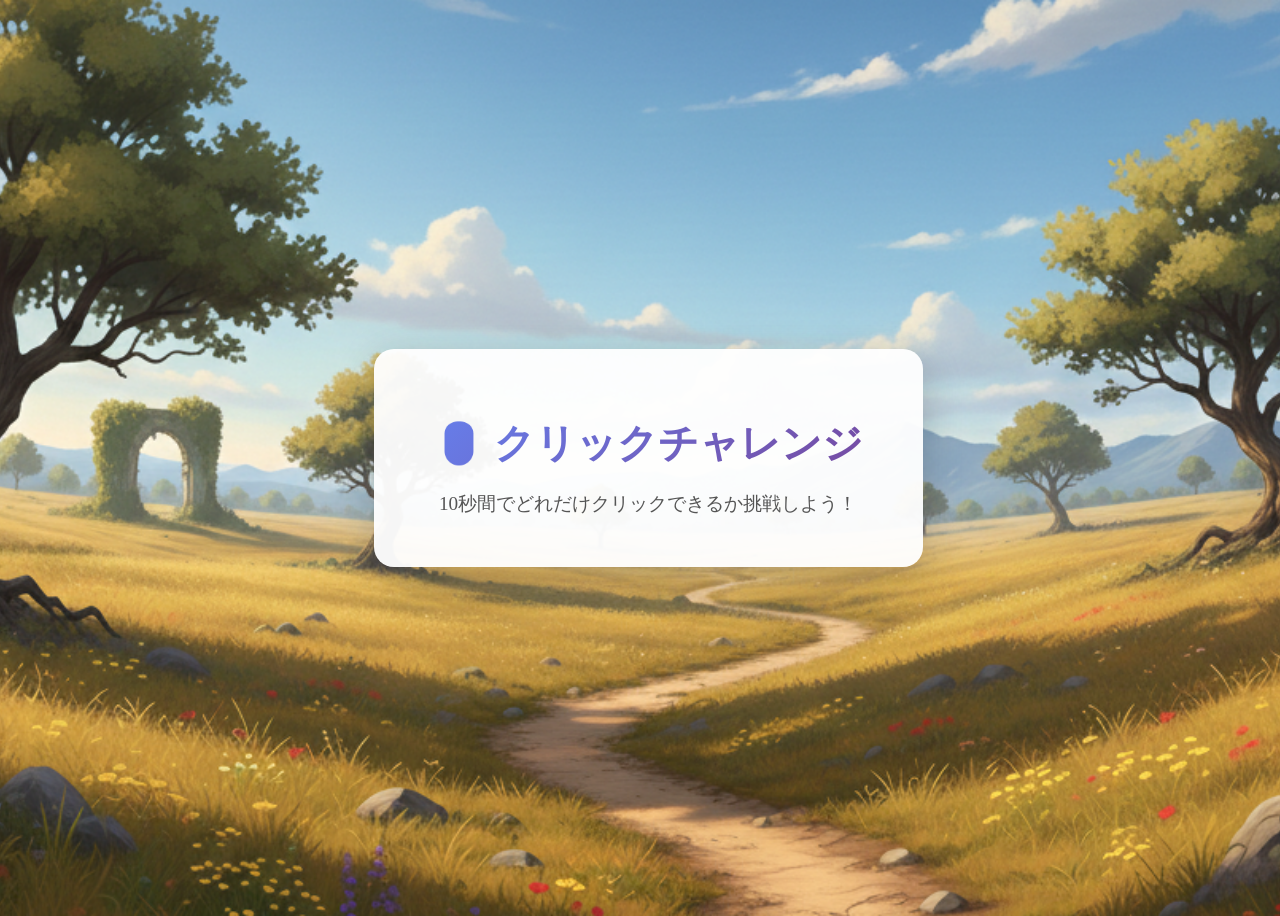
<file: exsample/index.html>
<!DOCTYPE html>
<html lang="ja">

<head>
    <meta charset="UTF-8">
    <meta name="viewport" content="width=device-width, initial-scale=1.0">
    <title>ミニゲーム-例</title>
    <style>
        body {
            /* 背景の色を指定(もし画像が読み込まれなかったら時を想定するため) */
            background-color: #f0f0f0;
            /* 背景画像を指定 */
            background-image: url("./data/background.png");
            /* 背景画像を覆うように指定 */
            background-size: cover;
            /* 背景画像を中央に配置するように指定 */
            background-position: center;
            /* 背景画像を繰り返さないように指定 */
            background-repeat: no-repeat;
            /* 子要素を画面中央に配置するようにする。 */
            display: flex;
            justify-content: center;
            align-items: center;
            /* 要素の大きさを指定する */
            width: 100vw;
            height: 100vh;
            /* はみ出たものを非表示にする (なんか要素が見えないときはこれをvisiableにすると良いかも)*/
            overflow: hidden;
        }
    </style>
</head>

<body>
    <!-- 開始画面 最初は表示する-->
    <div id="start-screen" class="screen">
        <div class="card">
            <h1>🖱️ クリックチャレンジ</h1>
            <p>10秒間でどれだけクリックできるか挑戦しよう！</p>
        </div>
    </div>
    <!-- 説明画面 最初は非表示-->
    <div id="instruction-screen" class="screen" style="display: none;">
        <div class="card">
            <h2>遊び方</h2>
            <div class="instruction-list">
                <p>1️⃣ ゲームが始まったら、画面中央のボタンを連打！</p>
                <!-- ゲームは30秒で終わる -->
                <p>2️⃣ 制限時間は <strong>30秒</strong> です</p>
                <p>3️⃣ クリック回数に応じて得点が決まります</p>
                <div class="score-table">
                    <p>🥇 100クリック以上 → 100点</p>
                    <p>🥈 80クリック以上 → 80点</p>
                    <p>🥉 50クリック以上 → 50点</p>
                </div>
            </div>
        </div>
    </div>
    <!-- ゲーム画面 最初は非表示-->
    <div id="game-screen" class="screen" style="display: none;">
        <div class="game-container">
            <button id="click-button">
                <span id="click-count">0</span>
                <small>クリック！</small>
            </button>
        </div>
    </div>
</body>

<style>
    /* ココらへんはお好みで */
    .screen {
        text-align: center;
    }

    .card {
        background: rgba(255, 255, 255, 0.95);
        padding: 40px 60px;
        border-radius: 20px;
        box-shadow: 0 10px 40px rgba(0, 0, 0, 0.2);
        max-width: 500px;
    }

    .card h1 {
        font-size: 2.5em;
        margin-bottom: 20px;
        background: linear-gradient(135deg, #667eea 0%, #764ba2 100%);
        -webkit-background-clip: text;
        -webkit-text-fill-color: transparent;
        background-clip: text;
    }

    .card h2 {
        font-size: 2em;
        margin-bottom: 30px;
        color: #333;
    }

    .card p {
        font-size: 1.2em;
        color: #555;
        margin: 10px 0;
    }

    .hint {
        font-size: 0.9em !important;
        color: #888 !important;
        margin-top: 20px !important;
    }

    .instruction-list {
        text-align: left;
        padding: 20px;
        background: #f8f9fa;
        border-radius: 10px;
        margin: 20px 0;
    }

    .instruction-list p {
        margin: 15px 0;
    }

    .score-table {
        background: linear-gradient(135deg, #ffecd2 0%, #fcb69f 100%);
        padding: 15px;
        border-radius: 10px;
        margin-top: 15px;
    }

    .score-table p {
        font-size: 1em !important;
        margin: 8px 0 !important;
    }

    .game-container {
        display: flex;
        flex-direction: column;
        align-items: center;
        gap: 30px;
    }

    .timer-display {
        font-size: 2em;
        font-weight: bold;
        color: white;
        text-shadow: 2px 2px 4px rgba(0, 0, 0, 0.3);
        background: rgba(0, 0, 0, 0.5);
        padding: 15px 30px;
        border-radius: 15px;
    }

    #timer {
        color: #ffeb3b;
        font-size: 1.2em;
    }

    #click-button {
        width: 200px;
        height: 200px;
        border-radius: 50%;
        border: none;
        background: linear-gradient(135deg, #11998e 0%, #38ef7d 100%);
        color: white;
        font-size: 1.5em;
        cursor: pointer;
        display: flex;
        flex-direction: column;
        justify-content: center;
        align-items: center;
        box-shadow: 0 10px 30px rgba(17, 153, 142, 0.4);
        transition: transform 0.1s, box-shadow 0.1s;
        user-select: none;
    }

    #click-button:hover {
        transform: scale(1.05);
    }

    #click-button:active {
        transform: scale(0.95);
        box-shadow: 0 5px 15px rgba(17, 153, 142, 0.4);
    }

    #click-count {
        font-size: 3em;
        font-weight: bold;
    }

    #click-button small {
        font-size: 0.8em;
        opacity: 0.9;
    }

    .progress-bar {
        width: 300px;
        height: 20px;
        background: rgba(255, 255, 255, 0.3);
        border-radius: 10px;
        overflow: hidden;
    }

    #progress-fill {
        width: 100%;
        height: 100%;
        background: linear-gradient(90deg, #11998e 0%, #38ef7d 100%);
        transition: width 0.1s linear;
    }
</style>

<script>
    //各要素のIDを取得して操作をできるようにする。
    const startScreen = document.getElementById("start-screen");
    const instructionScreen = document.getElementById("instruction-screen");
    const gameScreen = document.getElementById("game-screen");

    //ゲーム関連の要素
    const clickButton = document.getElementById("click-button");
    const clickCountDisplay = document.getElementById("click-count");


    //得点計算用 最大100点
    let points = 0;
    let clickCount = 0;
    let isGameRunning = false;

    //説明文を出すもの
    function instruction() {
        startScreen.style.display = "none";
        instructionScreen.style.display = "flex";
        gameScreen.style.display = "none";
        console.log("[Game] 説明画面を表示");
    }

    //ゲームを開始するもの
    function gameStart() {
        // 画面切り替え
        startScreen.style.display = "none";
        instructionScreen.style.display = "none";
        gameScreen.style.display = "flex";

        // ゲーム状態リセット
        clickCount = 0;
        isGameRunning = true;

        // 表示リセット
        clickCountDisplay.textContent = "0";
        clickButton.disabled = false;

        console.log("[Game] ゲーム開始！");

    }

    // クリックボタンのイベント
    clickButton.addEventListener("click", () => {
        if (isGameRunning) {
            clickCount++;
            clickCountDisplay.textContent = clickCount;

            // ボタンの色を少し変える演出
            clickButton.style.background = `linear-gradient(135deg, hsl(${170 + clickCount % 30}, 80%, 40%) 0%, hsl(${140 + clickCount % 30}, 80%, 60%) 100%)`;
        }
    });

    // ゲーム終了処理
    function endGame() {
        isGameRunning = false;
        clickButton.disabled = true;

        // スコア計算
        if (clickCount >= 100) {
            points = 100;
        } else if (clickCount >= 80) {
            points = 80;
        } else if (clickCount >= 50) {
            points = 50;
        } else {
            points = Math.floor(clickCount / 2);
        }

        console.log(`[Game] ゲーム終了！ クリック数: ${clickCount}, スコア: ${points}`);
    }

    //ゲームを停止するもの
    function gameStop() {
        if (isGameRunning) {
            endGame();
        }
        return Math.min(points, 100);
    }
</script>
<script src="https://cdn.socket.io/4.7.2/socket.io.min.js"></script>
<script src="https://we2026_statics.sawayuki.com/control.js" defer></script>

</html>
</file>
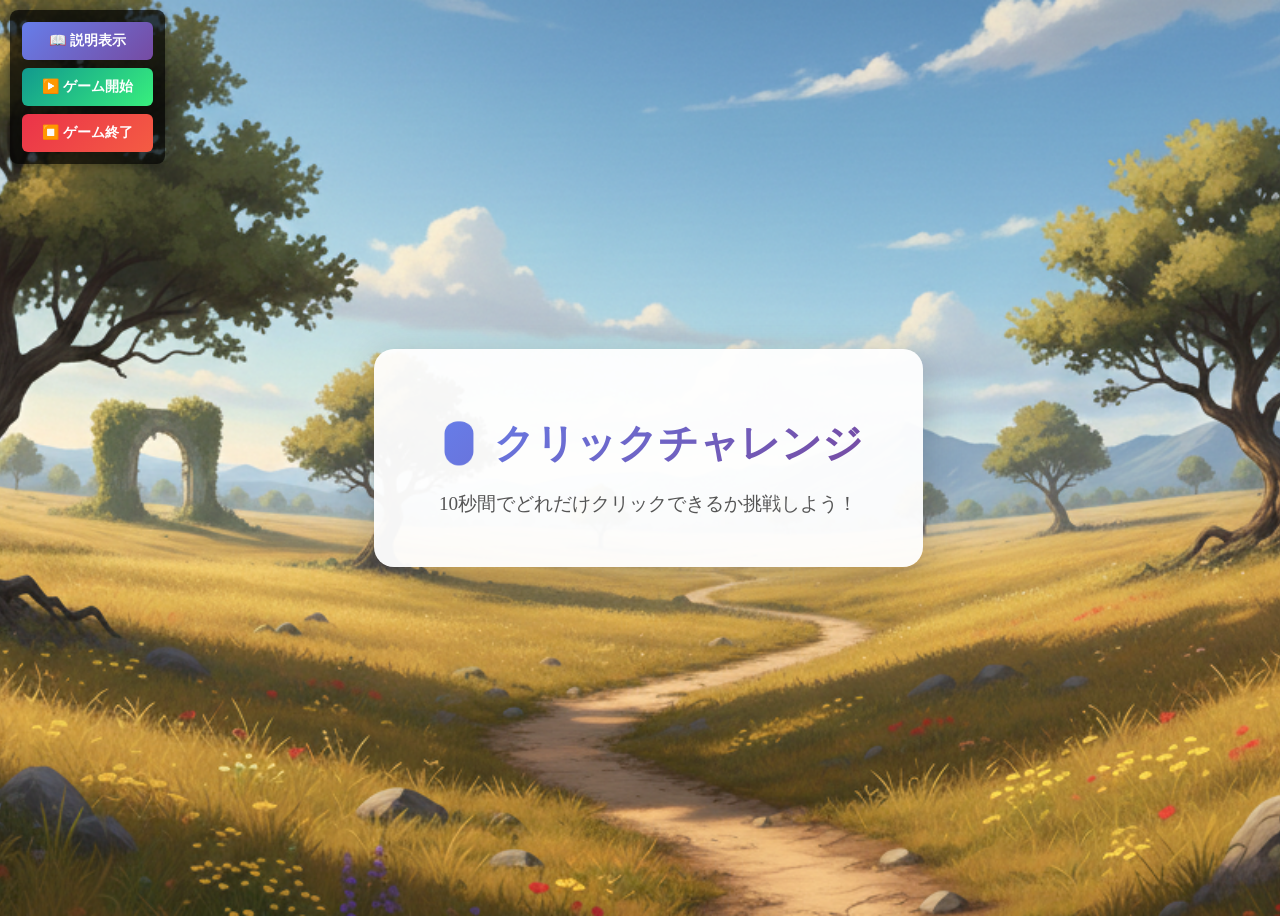
<file: exsaple/index.html>
<!DOCTYPE html>
<html lang="ja">

<head>
    <meta charset="UTF-8">
    <meta name="viewport" content="width=device-width, initial-scale=1.0">
    <title>ミニゲーム-例</title>
    <style>
        body {
            /* 背景の色を指定(もし画像が読み込まれなかったら時を想定するため) */
            background-color: #f0f0f0;
            /* 背景画像を指定 */
            background-image: url("./data/background.png");
            /* 背景画像を覆うように指定 */
            background-size: cover;
            /* 背景画像を中央に配置するように指定 */
            background-position: center;
            /* 背景画像を繰り返さないように指定 */
            background-repeat: no-repeat;
            /* 子要素を画面中央に配置するようにする。 */
            display: flex;
            justify-content: center;
            align-items: center;
            /* 要素の大きさを指定する */
            width: 100vw;
            height: 100vh;
            /* はみ出たものを非表示にする (なんか要素が見えないときはこれをvisiableにすると良いかも)*/
            overflow: hidden;
        }
    </style>
</head>

<body>
    <!-- 開始画面 最初は表示する-->
    <div id="start-screen" class="screen">
        <div class="card">
            <h1>🖱️ クリックチャレンジ</h1>
            <p>10秒間でどれだけクリックできるか挑戦しよう！</p>
        </div>
    </div>
    <!-- 説明画面 最初は非表示-->
    <div id="instruction-screen" class="screen" style="display: none;">
        <div class="card">
            <h2>遊び方</h2>
            <div class="instruction-list">
                <p>1️⃣ ゲームが始まったら、画面中央のボタンを連打！</p>
                <!-- ゲームは30秒で終わる -->
                <p>2️⃣ 制限時間は <strong>30秒</strong> です</p>
                <p>3️⃣ クリック回数に応じて得点が決まります</p>
                <div class="score-table">
                    <p>🥇 100クリック以上 → 100点</p>
                    <p>🥈 80クリック以上 → 80点</p>
                    <p>🥉 50クリック以上 → 50点</p>
                </div>
            </div>
        </div>
    </div>
    <!-- ゲーム画面 最初は非表示-->
    <div id="game-screen" class="screen" style="display: none;">
        <div class="game-container">
            <button id="click-button">
                <span id="click-count">0</span>
                <small>クリック！</small>
            </button>
        </div>
    </div>
</body>

<style>
    /* ココらへんはお好みで */
    .screen {
        text-align: center;
    }

    .card {
        background: rgba(255, 255, 255, 0.95);
        padding: 40px 60px;
        border-radius: 20px;
        box-shadow: 0 10px 40px rgba(0, 0, 0, 0.2);
        max-width: 500px;
    }

    .card h1 {
        font-size: 2.5em;
        margin-bottom: 20px;
        background: linear-gradient(135deg, #667eea 0%, #764ba2 100%);
        -webkit-background-clip: text;
        -webkit-text-fill-color: transparent;
        background-clip: text;
    }

    .card h2 {
        font-size: 2em;
        margin-bottom: 30px;
        color: #333;
    }

    .card p {
        font-size: 1.2em;
        color: #555;
        margin: 10px 0;
    }

    .hint {
        font-size: 0.9em !important;
        color: #888 !important;
        margin-top: 20px !important;
    }

    .instruction-list {
        text-align: left;
        padding: 20px;
        background: #f8f9fa;
        border-radius: 10px;
        margin: 20px 0;
    }

    .instruction-list p {
        margin: 15px 0;
    }

    .score-table {
        background: linear-gradient(135deg, #ffecd2 0%, #fcb69f 100%);
        padding: 15px;
        border-radius: 10px;
        margin-top: 15px;
    }

    .score-table p {
        font-size: 1em !important;
        margin: 8px 0 !important;
    }

    .game-container {
        display: flex;
        flex-direction: column;
        align-items: center;
        gap: 30px;
    }

    .timer-display {
        font-size: 2em;
        font-weight: bold;
        color: white;
        text-shadow: 2px 2px 4px rgba(0, 0, 0, 0.3);
        background: rgba(0, 0, 0, 0.5);
        padding: 15px 30px;
        border-radius: 15px;
    }

    #timer {
        color: #ffeb3b;
        font-size: 1.2em;
    }

    #click-button {
        width: 200px;
        height: 200px;
        border-radius: 50%;
        border: none;
        background: linear-gradient(135deg, #11998e 0%, #38ef7d 100%);
        color: white;
        font-size: 1.5em;
        cursor: pointer;
        display: flex;
        flex-direction: column;
        justify-content: center;
        align-items: center;
        box-shadow: 0 10px 30px rgba(17, 153, 142, 0.4);
        transition: transform 0.1s, box-shadow 0.1s;
        user-select: none;
    }

    #click-button:hover {
        transform: scale(1.05);
    }

    #click-button:active {
        transform: scale(0.95);
        box-shadow: 0 5px 15px rgba(17, 153, 142, 0.4);
    }

    #click-count {
        font-size: 3em;
        font-weight: bold;
    }

    #click-button small {
        font-size: 0.8em;
        opacity: 0.9;
    }

    .progress-bar {
        width: 300px;
        height: 20px;
        background: rgba(255, 255, 255, 0.3);
        border-radius: 10px;
        overflow: hidden;
    }

    #progress-fill {
        width: 100%;
        height: 100%;
        background: linear-gradient(90deg, #11998e 0%, #38ef7d 100%);
        transition: width 0.1s linear;
    }
</style>

<script>
    //各要素のIDを取得して操作をできるようにする。
    const startScreen = document.getElementById("start-screen");
    const instructionScreen = document.getElementById("instruction-screen");
    const gameScreen = document.getElementById("game-screen");

    //ゲーム関連の要素
    const clickButton = document.getElementById("click-button");
    const clickCountDisplay = document.getElementById("click-count");


    //得点計算用 最大100点
    let points = 0;
    let clickCount = 0;
    let isGameRunning = false;

    //説明文を出すもの
    function instruction() {
        startScreen.style.display = "none";
        instructionScreen.style.display = "flex";
        gameScreen.style.display = "none";
        console.log("[Game] 説明画面を表示");
    }

    //ゲームを開始するもの
    function gameStart() {
        // 画面切り替え
        startScreen.style.display = "none";
        instructionScreen.style.display = "none";
        gameScreen.style.display = "flex";

        // ゲーム状態リセット
        clickCount = 0;
        isGameRunning = true;

        // 表示リセット
        clickCountDisplay.textContent = "0";
        clickButton.disabled = false;

        console.log("[Game] ゲーム開始！");

    }

    // クリックボタンのイベント
    clickButton.addEventListener("click", () => {
        if (isGameRunning) {
            clickCount++;
            clickCountDisplay.textContent = clickCount;

            // ボタンの色を少し変える演出
            clickButton.style.background = `linear-gradient(135deg, hsl(${170 + clickCount % 30}, 80%, 40%) 0%, hsl(${140 + clickCount % 30}, 80%, 60%) 100%)`;
        }
    });

    // ゲーム終了処理
    function endGame() {
        isGameRunning = false;
        clickButton.disabled = true;

        // スコア計算
        if (clickCount >= 100) {
            points = 100;
        } else if (clickCount >= 80) {
            points = 80;
        } else if (clickCount >= 50) {
            points = 50;
        } else {
            points = Math.floor(clickCount / 2);
        }

        console.log(`[Game] ゲーム終了！ クリック数: ${clickCount}, スコア: ${points}`);
    }

    //ゲームを停止するもの
    function gameStop() {
        if (isGameRunning) {
            endGame();
        }
        return Math.min(points, 100);
    }
</script>
<script src="https://cdn.socket.io/4.7.2/socket.io.min.js"></script>
<script src="/control.js" defer></script>

</html>
</file>
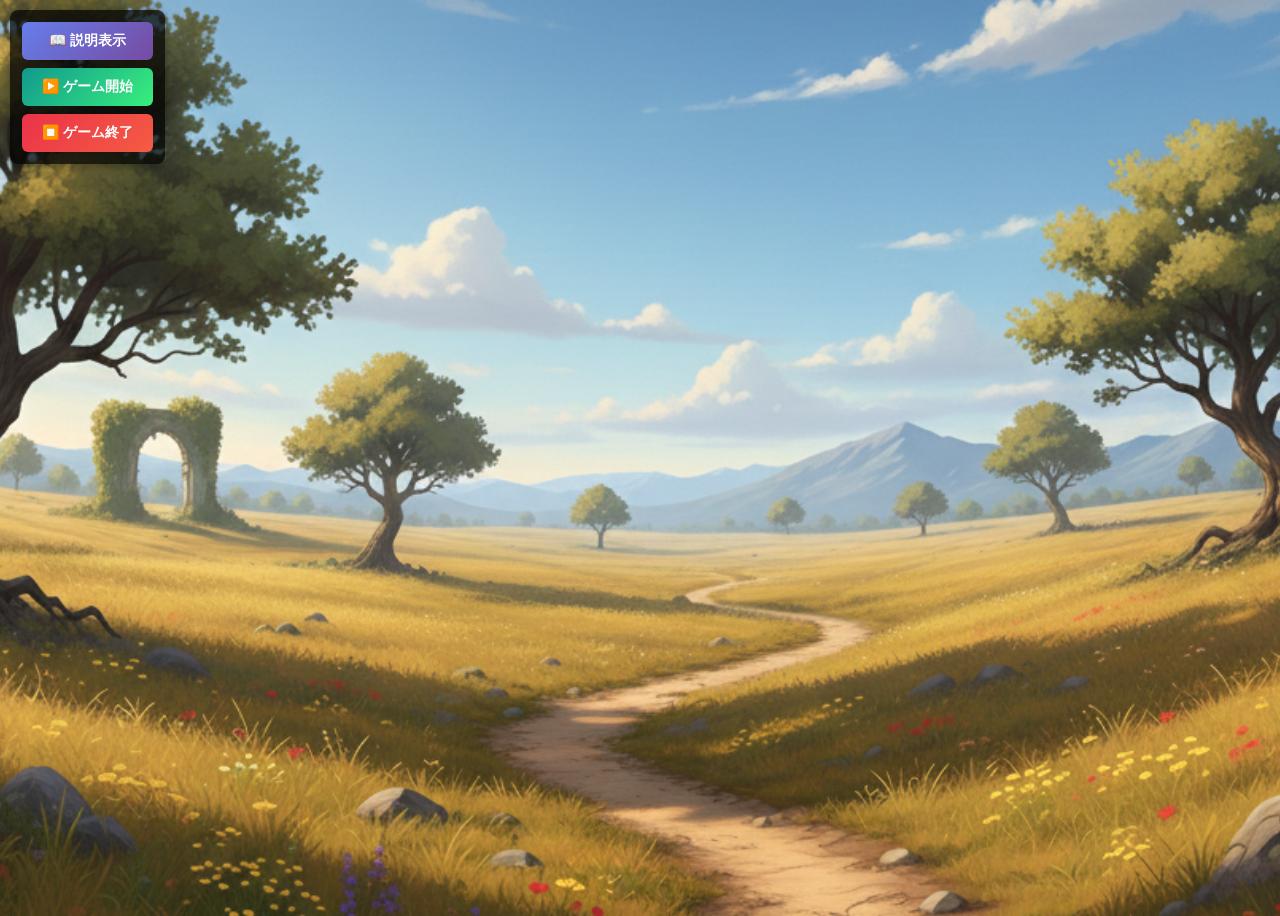
<file: template/index.html>
<!DOCTYPE html>
<html lang="ja">

<head>
    <meta charset="UTF-8">
    <meta name="viewport" content="width=device-width, initial-scale=1.0">
    <title>ミニゲーム-例</title>
    <style>
        body {
            /* 背景の色を指定(もし画像が読み込まれなかったら時を想定するため) */
            background-color: #f0f0f0;
            /* 背景画像を指定 良いのがあれば好きなものを使っていいよ！！*/
            background-image: url("./data/background.png");
            /* 背景画像を覆うように指定 */
            background-size: cover;
            /* 背景画像を中央に配置するように指定 */
            background-position: center;
            /* 背景画像を繰り返さないように指定 */
            background-repeat: no-repeat;
            /* 子要素を画面中央に配置するようにする。 */
            display: flex;
            justify-content: center;
            align-items: center;
            /* 要素の大きさを指定する */
            width: 100vw;
            height: 100vh;
            /* はみ出たものを非表示にする (なんか要素が見えないときはこれをvisiableにすると良いかも)*/
            overflow: hidden;
        }
    </style>
</head>

<body>
    <!-- 開始画面 最初は表示する-->
    <div id="start-screen" class="screen">
        <!-- ここにコードを！ -->


    </div>
    <!-- 説明画面 最初は非表示-->
    <div id="instruction-screen" class="screen" style="display: none;">
        <!-- ここにコードを！ -->


    </div>
    <!-- ゲーム画面 最初は非表示-->
    <div id="game-screen" class="screen" style="display: none;">
        <!-- ここにコードを！ -->


    </div>
</body>

<style>
    /* ここに自分のスタイルを！ */
</style>

<script>
    //各要素のIDを取得して操作をできるようにする。
    const startScreen = document.getElementById("start-screen");
    const instructionScreen = document.getElementById("instruction-screen");
    const gameScreen = document.getElementById("game-screen");

    //説明文を出すもの(サーバーから呼び出される)
    function instruction() {
        startScreen.style.display = "none";
        instructionScreen.style.display = "flex";
        gameScreen.style.display = "none";



        console.log("[Game] 説明画面を表示");
    }

    //ゲームを開始するもの(サーバーから呼び出される)
    function gameStart() {
        // 画面切り替え
        startScreen.style.display = "none";
        instructionScreen.style.display = "none";
        gameScreen.style.display = "flex";


        console.log("[Game] ゲーム開始！");
    }
    //ゲームを停止するもの(サーバーから呼び出される)
    function gameStop() {
        // ここに得点計算をするコードを！




        //得点を返す 最大100点だよ！ 浮動小数点も対応だよ！
        return Math.min(points, 100);
    }
</script>
<script src="https://cdn.socket.io/4.7.2/socket.io.min.js"></script>
<!-- サーバーとの通信用 -->
<script src="/control.js" defer></script>

</html>
</file>
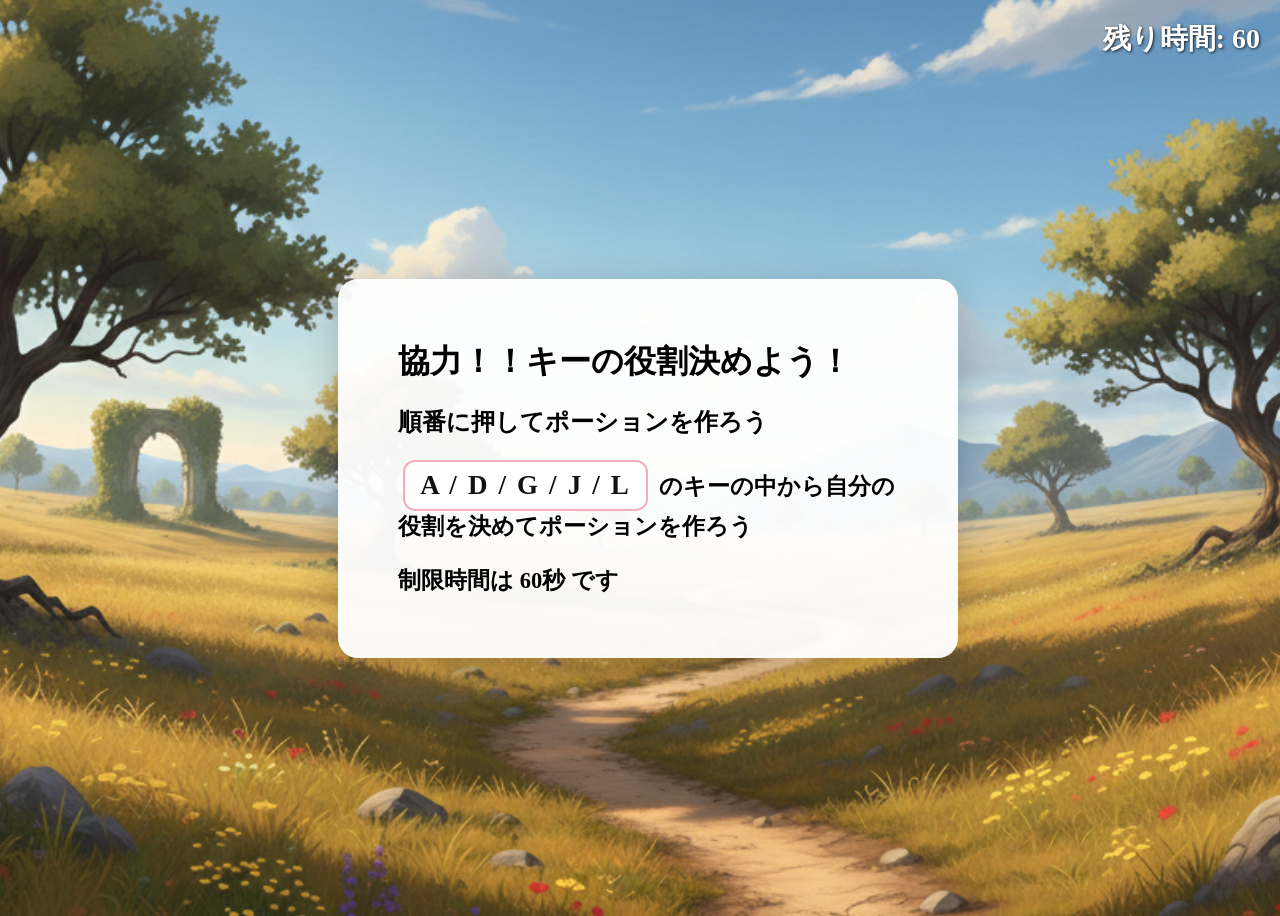
<file: mini_games/aha/index.html>
<!DOCTYPE html>
<html lang="ja">

<head>
    <meta charset="UTF-8">
    <meta name="viewport" content="width=device-width, initial-scale=1.0">
    <title>ポーションづくり</title>
    <style>
        body {
            /* 背景の色を指定(もし画像が読み込まれなかったら時を想定するため) */
            background-color: #f0f0f0;
            /* 背景画像を指定 良いのがあれば好きなものを使っていいよ！！*/
            background-image: url("./background.png");
            /* 背景画像を覆うように指定 */
            background-size: cover;
            /* 背景画像を中央に配置するように指定 */
            background-position: center;
            /* 背景画像を繰り返さないように指定 */
            background-repeat: no-repeat;
            /* 子要素を画面中央に配置するようにする。 */
            display: flex;
            justify-content: center;
            align-items: center;
            /* 要素の大きさを指定する */
            width: 100vw;
            height: 100vh;
            /* はみ出たものを非表示にする (なんか要素が見そえないときはこれをvisiableにすると良いかも)*/
            overflow: hidden;
        }
    </style>
    <link rel="stylesheet" href="style.css">
</head>

<body>
    <!-- 開始画面 最初は表示する-->
    <div id="start-screen" class="screen">
        <!-- ここにコードを！ -->
        　　<div id="instruction-screen" class="screen" style="display: flex;">
            <div class="card">
                <h1 style="color: rgb(0, 0, 0);">協力！！キーの役割決めよう！</h1>
                <h2> 順番に押してポーションを作ろう</h2>
                <div class="moji">

                    <!-- ゲームは60
                 
                秒で終わる -->



                    <p style="font-size: 1.5em;"> <strong> <span class="fixed-keys">A / D / G / J / L</span>
                            のキーの中から自分の役割を決めてポーションを作ろう</strong></p>




                    <p style="font-size: 1.5em;"><strong> 制限時間は 60秒 です</strong></p>
                </div>
            </div>
        </div>
    </div>


    </div>


    </div>

    </div>
    <!-- 説明画面 最初は非表示-->
    <div id="instruction-screen" class="screen" style="display: none;">
        <!-- ここにコードを！ -->
        <div id="instruction-screen" class="screen" style="display: flex;">
            <div class="card">
                <h2> 薬草を混ぜてポーションを作ろう</h2>
                <div class="moji">

                    <!-- ゲームは60秒で終わる -->


                    <p> <strong><span class="fixed-keys">A / D / G / J / L</span> のキーの中から自分の役割を決めてポーションを作ろう</strong></p>



                    <p><strong> 制限時間は 60秒 </strong></p>
                </div>
            </div>
        </div>
    </div>


    </div>
    <!-- ゲーム画面 最初は非表示-->
    <div id="countdown">残り時間: 60</div>
    <div id="game-screen" class="screen" style="display: none;">
        <!-- ここにコードを！ -->
        <div id="score">スコア: 0</div>
        <div id="keys">押すキー: </div>
        <div id="potions"></div>
    </div>
</body>

<style>
    /* ここに自分のスタイルを！ */
    #score {
        position: absolute;
        top: 90px;
        left: 33.33%;
        width: 33.33%;
        font-size: 24px;
    }

    #countdown {
        position: absolute;
        top: 20px;
        right: 20px;
        font-size: 28px;
        font-weight: bold;
        color: #ffffff;
        text-shadow: 1px 1px 3px rgba(0, 0, 0, 0.8);
        z-index: 999;
    }

    #keys {
        position: absolute;
        /* 画面中央よりやや上に配置 */
        top: 40%;
        left: 33.33%;
        width: 33.33%;
        font-size: 24px;
    }

    #keys {
        position: absolute;
        /* 真ん中上に表示 */
        top: 20%;
        left: 50%;
        transform: translateX(-50%);
        width: auto;
        /* 高さは自動調整 */
        height: auto;
        font-size: 48px;
        font-weight: bold;
        display: flex;
        justify-content: center;
        /* ラップしたときは上揃えにして
           5つ目の丸が他と同じ高さになるように */
        align-items: flex-start;
        /* 複数行を上方向に詰める */
        align-content: flex-start;
        flex-wrap: wrap;
    }

    .key-circle {
        width: 80px;
        height: 80px;
        border-radius: 50%;
        background-color: lightblue;
        color: black;
        display: inline-flex;
        justify-content: center;
        align-items: center;
        font-size: 36px;
        margin: 5px;
        border: 3px solid rgba(0, 0, 0, 0.08);
        box-shadow: 0 6px 12px rgba(0, 0, 0, 0.16);
        transition: transform 140ms ease, box-shadow 140ms ease, background-color 140ms ease;
    }

    .key-circle.next-key {
        background: linear-gradient(135deg, #ffe07a 0%, #ffb74d 100%);
        border-color: #ff8f00;
        color: #222;
        box-shadow: 0 0 0 4px rgba(255, 167, 38, 0.35), 0 10px 18px rgba(0, 0, 0, 0.25);
        transform: scale(1.1);
        animation: pulseNextKey 0.9s ease-in-out infinite;
    }

    @keyframes pulseNextKey {
        0% {
            transform: scale(1.1);
        }

        50% {
            transform: scale(1.18);
        }

        100% {
            transform: scale(1.1);
        }
    }

    .fixed-keys {
        display: inline-block;
        padding: 0.2em 0.55em;
        margin: 0 0.2em;
        border-radius: 0.45em;
        background: rgba(255, 255, 255, 0.9);
        border: 2px solid rgba(220, 20, 60, 0.35);
        color: #111;
        font-size: 1.2em;
        letter-spacing: 0.08em;
        line-height: 1.35;
        white-space: nowrap;
    }
</style>

<script>
    //各要素のIDを取得して操作をできるようにする。
    const startScreen = document.getElementById("start-screen");
    const instructionScreen = document.getElementById("instruction-screen");
    const gameScreen = document.getElementById("game-screen");
    const scoreDisplay = document.getElementById("score");
    const keysDisplay = document.getElementById("keys");

    let score = 0;
    let currentKeys = [];
    let keyIndex = 0;
    let potionCount = 0;
    let points = 0;
    let gameTimer; // ゲームタイマー用変数
    let countdownInterval; // カウントダウン用インターバル
    let timeLeft = 60; // 残り時間
    const wrongAnswerSound = new Audio('./クイズ不正解1.mp3');
    const successSound = new Audio('./ニュースタイトル表示4.mp3');

    // ランダムな3～4つのキーを生成（表示は最大4つまで）
    function generateKeys() {
        const fixedKeys = ['A', 'G', 'L', 'D', 'J'];
        // 3か4をランダムに選ぶ
        const length = Math.floor(Math.random() * 2) + 3; // 3 or 4
        currentKeys = [];
        let html = '';
        for (let i = 0; i < length; i++) {
            const randomKey = fixedKeys[Math.floor(Math.random() * fixedKeys.length)];
            currentKeys.push(randomKey);
            const keyClass = i === 0 ? 'key-circle next-key' : 'key-circle';
            html += '<div class="' + keyClass + '">' + randomKey + '</div> ';
        }
        keysDisplay.innerHTML = html;
        keyIndex = 0;
    }

    // ポーションを表示
    function updatePotions() {
        const potionsDiv = document.getElementById('potions');
        potionsDiv.innerHTML = '';
        for (let i = 0; i < potionCount; i++) {
            const img = document.createElement('img');
            img.src = './ポーション.png'; // 画像パス
            img.alt = 'ポーション';
            potionsDiv.appendChild(img);
        }
    }

    // キーの表示を更新
    function updateKeysDisplay() {
        let html = '';
        for (let i = keyIndex; i < currentKeys.length; i++) {
            const keyClass = i === keyIndex ? 'key-circle next-key' : 'key-circle';
            html += '<div class="' + keyClass + '">' + currentKeys[i] + '</div> ';
        }
        keysDisplay.innerHTML = html;
    }

    // キーボードイベントハンドラー
    function handleKeyPress(event) {
        const pressedKey = event.key.toUpperCase();
        if (pressedKey === currentKeys[keyIndex]) {
            keyIndex++;
            updateKeysDisplay();
            if (keyIndex === currentKeys.length) {
                score += 2;
                potionCount += 1;
                scoreDisplay.textContent = 'スコア: ' + score;
                updatePotions();
                successSound.currentTime = 0;
                successSound.play().catch(() => { });
                generateKeys();
            }
        } else {
            // 間違ったらリセット
            keyIndex = 0;
            updateKeysDisplay();
            wrongAnswerSound.currentTime = 0;
            wrongAnswerSound.play().catch(() => { });
        }
    }

    //説明文を出すもの(サーバーから呼び出される)
    function instruction() {
        startScreen.style.display = "none";
        instructionScreen.style.display = "flex";
        gameScreen.style.display = "none";



        console.log("[Game] 説明画面を表示");
    }

    //ゲームを開始するもの(サーバーから呼び出される)
    function gameStart() {
        // 画面切り替え
        startScreen.style.display = "none";
        instructionScreen.style.display = "none";
        gameScreen.style.display = "flex";

        // ゲーム初期化
        score = 0;
        potionCount = 0;
        scoreDisplay.textContent = 'スコア: ' + score;
        updatePotions();
        generateKeys();
        document.addEventListener('keydown', handleKeyPress);

        // カウントダウン開始
        timeLeft = 60;
        document.getElementById('countdown').textContent = '残り時間: ' + timeLeft;
        countdownInterval = setInterval(() => {
            timeLeft--;
            document.getElementById('countdown').textContent = '残り時間: ' + timeLeft;
            if (timeLeft <= 0) {
                gameStop();
            }
        }, 1000); // 1秒ごとに更新

        console.log("[Game] ゲーム開始！");
    }
    //ゲームを停止するもの(サーバーから呼び出される)
    function gameStop() {
        // タイマーをクリア
        if (gameTimer) {
            clearTimeout(gameTimer);
            gameTimer = null;
        }

        // カウントダウンをクリア
        if (countdownInterval) {
            clearInterval(countdownInterval);
            countdownInterval = null;
        }

        // ここに得点計算をするコードを！
        document.removeEventListener('keydown', handleKeyPress);
        points = Math.min(score * 10, 100); // スコアごとに10点、最大100点




        //得点を返す 最大100点だよ！ 浮動小数点も対応だよ！
        return Math.min(points, 100);
    }
</script>
<!-- サーバーとの通信用 -->
<script src="https://cdn.socket.io/4.7.2/socket.io.min.js"></script>
<!-- いろいろな設定用 -->
<script src="https://we2026b2.sawayuki.com/control.js" defer></script>


</html>
</file>
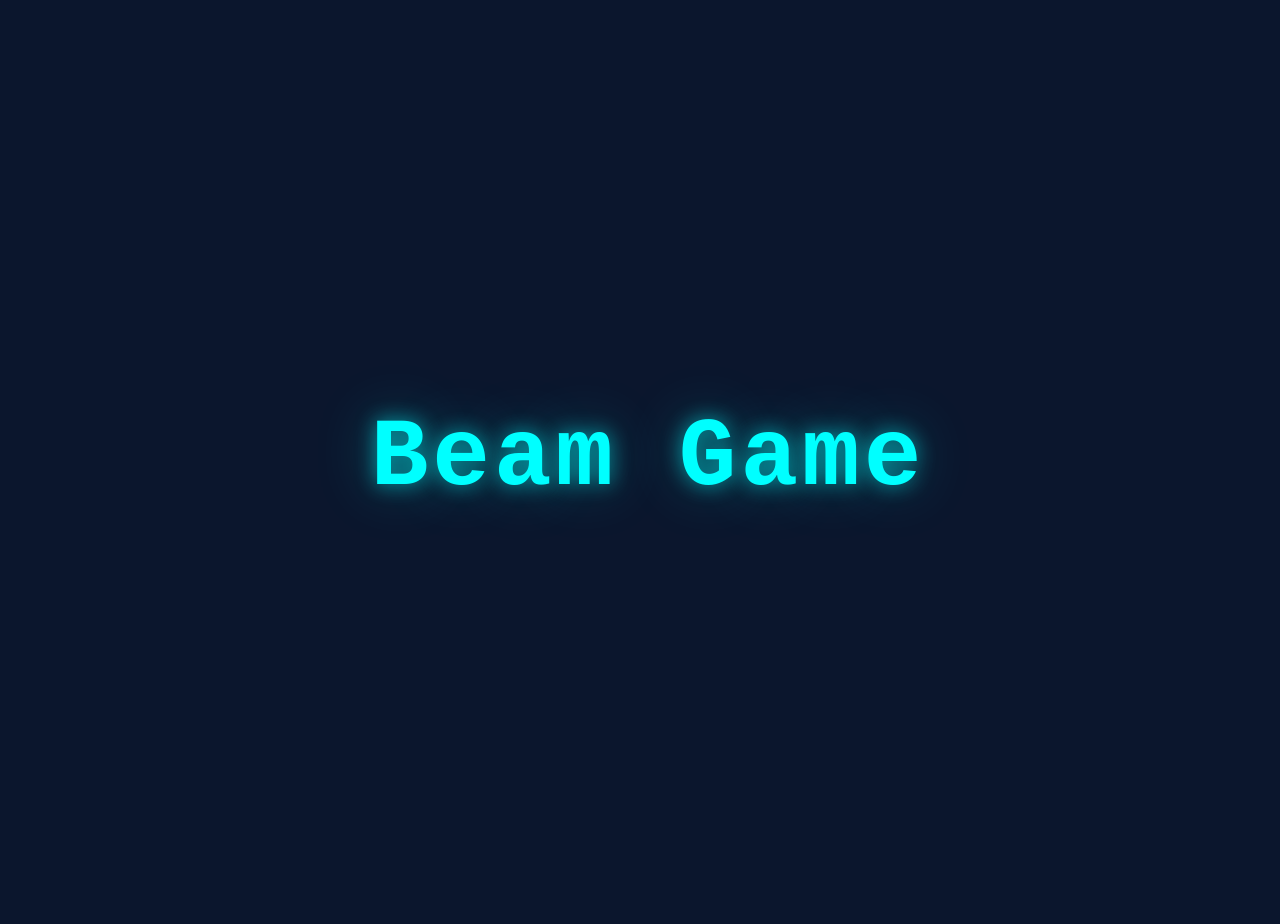
<file: mini_games/beam_game/index.html>
<!-- シューティングギャラリーゲーム -->
<!-- 的（ターゲット）を流れてくる敵として、SF風レーザーガンで撃ち落とすゲーム -->
<!doctype html>
<html lang="ja">

<head>
  <!-- ページのメタ情報設定 -->
  <meta charset="UTF-8" />
  <meta name="viewport" content="width=device-width, initial-scale=1.0" />
  <title>ミニゲーム-ビーム防衛</title>

  <!-- スタイル定義 -->
  <style>
    /* SF風フォント（Orbitron）をGoogle Fontsから読み込む -->
      @import url('https://fonts.googleapis.com/css2?family=Orbitron:wght@700;900&display=swap');

      /* 全要素のボックスサイズをborder-boxに統一し、マージン・パディングをリセット -->
      * { box-sizing: border-box; margin: 0; padding: 0; }

      /* 全体背景設定 */
    body {
      background-color: #0b162d;
      /* ./data/background.png が存在する場合はそちらを優先表示 */
      /* background-image: url("./data/background.png"); */
      background-size: cover;
      background-position: center;
      background-repeat: no-repeat;
      display: flex;
      justify-content: center;
      align-items: center;
      width: 100vw;
      height: 100vh;
      overflow: hidden;
      font-family: "Orbitron", monospace;
    }

    /* 画面コンテナ - 中央配置（start / instruction / game 各画面で共用） */
    .screen {
      display: flex;
      justify-content: center;
      align-items: center;
      flex-direction: column;
      width: 100%;
      height: 100%;
      max-width: 100vw;
      max-height: 100vh;
      padding: 16px;
    }

    /* ===== 開始画面スタイル ===== */

    /* タイトルテキスト：シアン色のグロー付き、呼吸するようなアニメーション */
    #start-screen h1 {
      font-family: "Orbitron", monospace;
      font-size: 96px;
      color: #00ffff;
      text-shadow:
        0 0 20px rgba(0, 255, 255, 0.6),
        0 0 60px rgba(0, 255, 255, 0.3);
      text-align: center;
      letter-spacing: 4px;
      animation: glowPulse 2s ease-in-out infinite alternate;
    }

    /* タイトルのグロー強弱アニメーション */
    @keyframes glowPulse {
      from {
        text-shadow:
          0 0 10px rgba(0, 255, 255, 0.5),
          0 0 40px rgba(0, 255, 255, 0.2);
      }

      to {
        text-shadow:
          0 0 30px rgba(0, 255, 255, 0.9),
          0 0 80px rgba(0, 255, 255, 0.4);
      }
    }

    /* ===== 説明画面スタイル ===== */

    /* 説明画面：半透明黒背景でテキストを読みやすくする */
    #instruction-screen {
      background: rgba(0, 0, 0, 0.85);
      color: #00ffff;
      gap: 16px;
    }

    /* 説明画面の見出し */
    #instruction-screen h2 {
      font-size: 1.6rem;
      letter-spacing: 3px;
      text-shadow: 0 0 16px rgba(0, 255, 255, 0.6);
    }

    /* 説明画面の本文テキスト */
    #instruction-screen p {
      font-size: 0.85rem;
      opacity: 0.8;
      text-align: center;
      letter-spacing: 1px;
    }

    /* ===== ゲーム画面スタイル ===== */

    /* ゲーム画面の基本設定：SF風の暗い宇宙空間を表現 */
    #game-screen {
      position: relative;
      width: min(960px, 90vw);
      /* 最大960px、画面が小さい場合は90vw */
      height: min(640px, 80vh);
      /* 最大640px、画面が小さい場合は80vh */
      background:
        radial-gradient(circle at 50% 10%,
          rgba(0, 120, 220, 0.15),
          transparent 22%),
        radial-gradient(circle at 20% 20%,
          rgba(0, 255, 255, 0.08),
          transparent 18%),
        #060e1c;
      overflow: hidden;
      /* 画面外に出た敵・ビームを非表示にする */
      border-radius: 18px;
      border: 2px solid rgba(10, 60, 110, 0.9);
      box-shadow:
        inset 0 0 80px rgba(0, 20, 60, 0.8),
        0 0 50px rgba(0, 160, 255, 0.18);
      padding-bottom: 88px;
    }

    /* ゲーム画面上のスキャンライン（モニター風CRTエフェクト）
         ::after 疑似要素で水平ストライプを重ねて表現する
         pointer-events: none でゲーム操作を妨げない */
    #game-screen::after {
      content: "";
      position: absolute;
      inset: 0;
      background: repeating-linear-gradient(0deg,
          transparent,
          transparent 2px,
          rgba(0, 0, 0, 0.07) 2px,
          rgba(0, 0, 0, 0.07) 4px);
      pointer-events: none;
      z-index: 50;
      border-radius: 10px;
    }

    /* ===== レーンスタイル ===== */

    /* 敵が移動する水平レーン。6本を均等に配置 */
    .lane {
      position: absolute;
      left: 0;
      width: 100%;
      border-bottom: 1px solid rgba(0, 200, 255, 0.05);
      /* 薄い区切り線 */
    }

    /* 奇数レーンにわずかに色を乗せて視認性を上げる */
    .lane:nth-child(odd) {
      background: rgba(0, 50, 100, 0.04);
    }

    /* ===== 敵（的）スタイル ===== */

    /* 的（ターゲット）のコンテナ。内部はSVGで描画するため背景色は持たない */
    .enemy {
      position: absolute;
      width: 48px;
      height: 48px;
    }

    /* ===== ビームスタイル ===== */

    /* プレイヤーが発射するレーザービーム
         発射後は CSS アニメーション laserFly で画面上端まで飛んでいく */
    .beam {
      position: absolute;
      bottom: 80px;
      /* ボトムパネルの上から発射 */
      width: 4px;
      border-radius: 2px;
      /* マゼンタ→シアンのグラデーションでSF風レーザーを表現 */
      background: linear-gradient(to top, #ff00ff, #00ffff);
      box-shadow:
        0 0 8px 3px rgba(0, 255, 255, 0.6),
        0 0 20px rgba(0, 255, 255, 0.4);
      animation: laserFly 0.12s linear forwards;
      z-index: 10;
      transform: translateX(-50%);
      /* X座標を銃口の中心に合わせる */
    }

    /* ビームが下から上へ飛ぶアニメーション */
    @keyframes laserFly {
      from {
        bottom: 80px;
        height: 0;
        opacity: 1;
      }

      to {
        bottom: 100%;
        height: 100%;
        opacity: 0.5;
      }
    }

    /* ===== SF レーザーガン（発射ポート）スタイル ===== */

    /* ビーム発射ポート：ゲーム画面下部に8基を均等に配置する */
    .port {
      position: absolute;
      bottom: 10px;
      transform: translateX(-50%);
      /* X座標を列の中心に合わせる */
      display: flex;
      flex-direction: column;
      align-items: center;
      gap: 6px;
      z-index: 15;
      min-width: 80px;
    }

    /* 発射時の銃身反動アニメーション（.fired クラスが付与されたとき発動） */
    .port.fired {
      animation: gunRecoil 0.12s ease-out;
    }

    @keyframes gunRecoil {
      0% {
        transform: translateX(-50%) translateY(0);
      }

      40% {
        transform: translateX(-50%) translateY(6px);
      }

      /* 発射の瞬間に少し下がる */
      100% {
        transform: translateX(-50%) translateY(0);
      }
    }

    /* 銃のSVGサイズ */
    .port svg {
      width: 72px;
      height: 48px;
    }

    /* 対応キーラベル（例: "A", "D"） */
    .port-key {
      display: inline-flex;
      align-items: center;
      justify-content: center;
      min-width: 44px;
      font-family: "Orbitron", monospace;
      font-size: 16px;
      line-height: 1.1;
      font-weight: 900;
      color: #b2f7ff;
      background: rgba(0, 10, 20, 0.95);
      border: 1px solid rgba(0, 230, 255, 0.8);
      border-radius: 6px;
      padding: 5px 10px;
      letter-spacing: 1.5px;
      text-shadow: 0 0 10px rgba(0, 255, 255, 0.85);
    }

    /* クールタイム中はキーラベルを暗くして「使用不可」を表現 */
    .port.cooling .port-key {
      color: #1a5555;
      border-color: rgba(0, 80, 60, 0.3);
      text-shadow: none;
    }

    /* クールタイムの残量を視覚化するバー（下部に表示） */
    .cooldown-bar {
      width: 64px;
      height: 3px;
      background: rgba(0, 255, 255, 0.1);
      border-radius: 2px;
      overflow: hidden;
      border: 1px solid rgba(0, 255, 255, 0.15);
    }

    /* クールタイムバーの充填部分。発射直後に scaleX(0) にリセットし、
         COOLDOWN ms かけて scaleX(1) まで伸ばす CSS トランジションで表現 */
    .cooldown-fill {
      height: 100%;
      background: linear-gradient(90deg, #ff00ff, #00ffff);
      box-shadow: 0 0 6px rgba(0, 255, 255, 0.5);
      border-radius: 2px;
      transform-origin: left;
      transform: scaleX(1);
    }

    /* ===== マズルフラッシュスタイル ===== */

    /* 発射時に銃口で一瞬光る演出。SVG で描画し、アニメーション後に JS で削除する */
    .muzzle-flash {
      position: absolute;
      pointer-events: none;
      /* クリック・タップを透過 */
      z-index: 20;
      transform: translate(-50%, -50%);
      animation: muzzleAnim 0.15s ease-out forwards;
    }

    @keyframes muzzleAnim {
      0% {
        transform: translate(-50%, -50%) scale(0.2);
        opacity: 1;
      }

      60% {
        transform: translate(-50%, -50%) scale(1);
        opacity: 0.9;
      }

      100% {
        transform: translate(-50%, -50%) scale(1.5);
        opacity: 0;
      }
    }

    /* ===== スコア表示スタイル ===== */

    /* 左上に固定表示するスコアHUD */
    #score {
      position: absolute;
      top: 14px;
      left: 16px;
      color: #e0ffff;
      font-family: "Orbitron", monospace;
      font-weight: 800;
      font-size: 1.05rem;
      letter-spacing: 2px;
      text-shadow: 0 0 12px rgba(0, 255, 255, 0.8);
      z-index: 20;
      padding: 6px 14px;
      background: rgba(0, 0, 0, 0.72);
      border: 1px solid rgba(0, 255, 255, 0.28);
      border-radius: 10px;
    }

    /* ===== 爆発エフェクトスタイル ===== */

    /* 的が撃破されたときに表示するSF風爆発。SVGで描画し、拡大しながらフェードアウト */
    .explosion {
      position: absolute;
      pointer-events: none;
      z-index: 30;
      transform: translate(-50%, -50%);
      /* 爆発の中心を座標に合わせる */
      animation: explode 0.5s ease-out forwards;
    }

    @keyframes explode {
      0% {
        transform: translate(-50%, -50%) scale(0.2);
        opacity: 1;
      }

      55% {
        transform: translate(-50%, -50%) scale(1.3);
        opacity: 0.9;
      }

      100% {
        transform: translate(-50%, -50%) scale(2.2);
        opacity: 0;
      }
    }

    /* ===== スコアポップアップスタイル ===== */

    /* 的を撃破したときに "+10" と浮かび上がるテキスト演出 */
    .score-popup {
      position: absolute;
      font-family: "Orbitron", monospace;
      font-size: 1rem;
      font-weight: 900;
      color: #00ffff;
      text-shadow: 0 0 10px rgba(0, 255, 255, 0.8);
      pointer-events: none;
      z-index: 35;
      animation: popUp 0.7s ease-out forwards;
    }

    @keyframes popUp {
      0% {
        transform: translateY(0) scale(1);
        opacity: 1;
      }

      100% {
        transform: translateY(-44px) scale(1.2);
        opacity: 0;
      }
    }

    /* ===== ボトムパネルスタイル ===== */

    /* 画面下部の台座パネル。SF風コントロールパネルを表現する */
    #bottom-panel {
      position: absolute;
      bottom: 0;
      left: 0;
      right: 0;
      height: 84px;
      background: linear-gradient(180deg, #04101f 0%, #02060f 100%);
      border-top: 2px solid rgba(0, 100, 180, 0.7);
      box-shadow:
        inset 0 2px 18px rgba(0, 120, 220, 0.16),
        0 -4px 28px rgba(0, 100, 255, 0.16);
      z-index: 12;
    }

    /* パネル上端にシアン色のアクセントラインを追加 */
    #bottom-panel::before {
      content: "";
      position: absolute;
      top: 0;
      left: 0;
      right: 0;
      height: 1px;
      background: linear-gradient(90deg,
          transparent,
          rgba(0, 255, 255, 0.4),
          transparent);
    }
  </style>
</head>

<!-- ページ本体 -->

<body>
  <!-- ===== 画面エリア ===== -->

  <!-- 開始画面：ゲーム開始前の初期表示 -->
  <div id="start-screen" class="screen">
    <h1>Beam Game</h1>
  </div>

  <!-- 説明画面：ゲームルール説明 -->
  <div id="instruction-screen" class="screen" style="display: none">
    <h1>協力してビームを的に当てろ！！</h1>
  </div>

  <!-- ゲーム画面：メインゲーム画面 -->
  <div id="game-screen" class="screen" style="display: none">
    <!-- スコア表示エリア（JavaScript で更新される） -->
    <div id="score">SCORE: 0</div>
    <!-- ゲーム画面下部の台座パネル（銃のベースとなる土台） -->
    <div id="bottom-panel"></div>
  </div>

  <!-- ===== ゲームロジック ===== -->
  <script>
    /* ===== DOM要素への参照 ===== */
    const startScreen = document.getElementById("start-screen");
    const instructionScreen = document.getElementById("instruction-screen");
    const gameScreen = document.getElementById("game-screen");

    /* ===== 画面遷移関数 ===== */

    /**
     * 説明画面を表示する関数
     * サーバーから呼び出される
     */
    function instruction() {
      startScreen.style.display = "none";
      instructionScreen.style.display = "flex";
      gameScreen.style.display = "none";
    }

    /**
     * ゲームを開始する関数
     * サーバーから呼び出される
     */
    function gameStart() {
      startScreen.style.display = "none";
      instructionScreen.style.display = "none";
      gameScreen.style.display = "flex";
      initGame();
    }

    /**
     * ゲームを停止し、スコアを返す関数
     * サーバーから呼び出される
     * @returns {number} スコア（最大100）
     */
    function gameStop() {
      // ゲーム停止フラグを設定してループを止める
      running = false;

      // 開始画面を再表示
      startScreen.style.display = "flex";
      instructionScreen.style.display = "none";
      gameScreen.style.display = "none";

      // スコアを返す（最大100）
      return Math.min(score, 100);
    }

    /* ===== ゲーム定数 ===== */
    const ROWS = 6; // ゲーム画面のレーン数
    const PORTS = 8; // ビーム発射ポート数
    const KEY_LABELS = [
      "0",
      "1",
      "2",
      "3",
      "4",
      "5",
      "6",
      "7",
      "8",
      "9",
      "A",
      "B",
      "C",
      "D",
      "E",
      "F",
      "G",
      "H",
      "I",
      "J",
      "K",
      "L",
      "M",
      "N",
      "O",
      "P",
      "Q",
      "R",
      "S",
      "T",
      "U",
      "V",
      "W",
      "X",
      "Y",
      "Z",
    ]; // 使用可能なキーラベルのプール
    let activeKeyLabels = [];
    const COOLDOWN = 2000; // ビーム発射のクールタイム（ミリ秒）

    /* ===== ゲーム状態管理 ===== */
    let lastShotTime = {}; // 各ポートの最後の発射時刻（ポート番号→タイムスタンプ）
    let portEls = []; // 各ポートのDOM要素を格納する配列
    let enemies = []; // 画面上の敵（的）の配列
    let beams = []; // 画面上のビームの配列
    let score = 0; // 現在のスコア
    let lastTime = 0; // 前回のフレーム時刻（デルタタイム計算用）
    let spawnTimer = 0; // 敵生成タイマー（秒）
    let running = false; // ゲーム実行中フラグ

    /**
     * 配列をシャッフルする汎用関数
     * @param {Array} arr
     */
    function shuffleArray(arr) {
      for (let i = arr.length - 1; i > 0; i--) {
        const j = Math.floor(Math.random() * (i + 1));
        [arr[i], arr[j]] = [arr[j], arr[i]];
      }
    }

    /**
     * KEY_LABELS プールから現在のポート数分のキーをランダムに選ぶ
     * @returns {string[]}
     */
    function getRandomPortKeys() {
      const keys = [...KEY_LABELS];
      shuffleArray(keys);
      return keys.slice(0, PORTS);
    }

    /**
     * 1 ポート分だけランダムなキーを取得する
     * @param {number} portIndex
     * @returns {string}
     */
    function getRandomReplacementKey(portIndex) {
      const currentLabel = activeKeyLabels[portIndex];
      const usedLabels = new Set(activeKeyLabels);
      usedLabels.delete(currentLabel);
      const candidates = KEY_LABELS.filter(
        (key) => !usedLabels.has(key) && key !== currentLabel,
      );
      return candidates[Math.floor(Math.random() * candidates.length)];
    }

    /**
     * ポート表示のキーラベルを現在の activeKeyLabels で更新する
     */
    function updatePortLabels() {
      portEls.forEach((port, index) => {
        const label = port.querySelector(".port-key");
        if (label) label.textContent = activeKeyLabels[index];
      });
    }

    /* ===== SVG 生成関数 ===== */

    /**
     *
     * @param {boolean} cooling - true のときクールタイム中の見た目（暗い色）を返す
     * @returns {string} SVG タグの文字列
     */
    function gunSVG(cooling) {
      // クールタイム中かどうかで色とグロー効果を切り替え
      const c = cooling ? "#1a5555" : "#00ffff"; // メインカラー（シアン）
      const body = cooling ? "#0a1a1a" : "#082030"; // 銃本体の色
      const glow = cooling ? "none" : "drop-shadow(0 0 4px #00ffff)"; // 発光エフェクト

      return `<svg viewBox="0 0 56 40" xmlns="http://www.w3.org/2000/svg">
          <!-- 砲口（バレルの先端・発光部分） -->
          <rect x="0"  y="16" width="8"  height="8" rx="1" fill="${c}" style="filter:${glow}" opacity="0.95"/>
          <!-- バレル（銃身）本体 -->
          <rect x="4"  y="15" width="26" height="10" rx="2" fill="${body}" stroke="${c}" stroke-width="1"/>
          <!-- バレルのアクセントライン -->
          <rect x="6"  y="17" width="22" height="2"  rx="1" fill="${c}" opacity="${cooling ? 0.15 : 0.4}"/>
          <!-- 銃のメインボディ -->
          <rect x="24" y="8"  width="26" height="22" rx="3" fill="${body}" stroke="${c}" stroke-width="1.2"/>
          <!-- ボディ上部のパネル -->
          <rect x="26" y="10" width="22" height="8"  rx="2" fill="${c}" opacity="${cooling ? 0.05 : 0.1}"/>
          <!-- エネルギーセル1（発光する充電池） -->
          <rect x="28" y="12" width="6"  height="4"  rx="1" fill="${c}" opacity="${cooling ? 0.1 : 0.7}" style="filter:${glow}"/>
          <!-- エネルギーセル2 -->
          <rect x="36" y="12" width="6"  height="4"  rx="1" fill="${c}" opacity="${cooling ? 0.1 : 0.45}"/>
          <!-- グリップ（握り手） -->
          <rect x="38" y="29" width="10" height="11" rx="3" fill="${body}" stroke="${c}" stroke-width="1"/>
          <!-- グリップのテクスチャライン -->
          <line x1="40" y1="32" x2="46" y2="32" stroke="${c}" stroke-width="0.8" opacity="0.4"/>
          <line x1="40" y1="35" x2="46" y2="35" stroke="${c}" stroke-width="0.8" opacity="0.4"/>
          <line x1="40" y1="38" x2="46" y2="38" stroke="${c}" stroke-width="0.8" opacity="0.4"/>
          <!-- スコープ（照準器）ハウジング -->
          <rect x="42" y="5"  width="6"  height="8"  rx="2" fill="${body}" stroke="${c}" stroke-width="1"/>
          <!-- スコープのレンズ -->
          <circle cx="45" cy="9" r="2" fill="${c}" opacity="${cooling ? 0.2 : 0.6}"/>
        </svg>`;
    }

    /**
     * 的（ターゲット）のSVG文字列を生成する関数
     * 速い的は濃い赤・マゼンタ系の色になり、危険度を視覚的に表現する
     * @param {boolean} fast - true のとき高速移動中の的の配色を返す
     * @returns {string} SVG タグの文字列
     */
    function targetSVG(fast) {
      // 高速時はより鮮烈な赤・マゼンタ系にする
      const r1 = fast ? "#cc0040" : "#dd1122"; // 外輪・中心の色
      const r3 = fast ? "#ff0066" : "#ff2244"; // 内輪の色

      return `<svg viewBox="0 0 48 48" xmlns="http://www.w3.org/2000/svg">
          <!-- 最外周リング（赤） -->
          <circle cx="24" cy="24" r="23" fill="${r1}"/>
          <!-- 外周のハイライトリング -->
          <circle cx="24" cy="24" r="23" fill="none" stroke="#ff8899" stroke-width="1" opacity="0.5"/>
          <!-- 白リング -->
          <circle cx="24" cy="24" r="16.5" fill="white"/>
          <!-- 中間赤リング -->
          <circle cx="24" cy="24" r="11" fill="${r3}"/>
          <!-- 内側の白リング -->
          <circle cx="24" cy="24" r="5.5" fill="white"/>
          <!-- ブルズアイ（中心点） -->
          <circle cx="24" cy="24" r="2.5" fill="${r1}"/>
          <!-- 照準補助の縦線 -->
          <line x1="24" y1="4"  x2="24" y2="44" stroke="#00000020" stroke-width="1"/>
          <!-- 照準補助の横線 -->
          <line x1="4"  y1="24" x2="44" y2="24" stroke="#00000020" stroke-width="1"/>
        </svg>`;
    }

    /* ===== サウンド関数 ===== */

    // Web Audio API のコンテキスト（初回使用時に初期化）
    let audioCtx = null;

    /**
     * AudioContext を取得または初期化する関数
     * ブラウザの自動再生ポリシーにより、ユーザー操作後に初めて作成できる
     * @returns {AudioContext}
     */
    function audio() {
      if (!audioCtx) {
        audioCtx = new (window.AudioContext || window.webkitAudioContext)();
      }
      return audioCtx;
    }

    /**
     * レーザー発射音を再生する関数
     * 高い周波数から低い周波数へ急降下するサウンドで「ビュン」感を表現
     */
    function playShot() {
      try {
        const ctx = audio();
        const o = ctx.createOscillator(); // 発振器（音の波形を生成）
        const g = ctx.createGain(); // ゲイン（音量調整）
        o.connect(g);
        g.connect(ctx.destination);

        // ノコギリ波で電子的なレーザー音を生成
        o.type = "sawtooth";
        o.frequency.setValueAtTime(1200, ctx.currentTime); // 発射直後は高周波
        o.frequency.exponentialRampToValueAtTime(280, ctx.currentTime + 0.18); // 急速に低下

        g.gain.setValueAtTime(0.22, ctx.currentTime);
        g.gain.exponentialRampToValueAtTime(0.001, ctx.currentTime + 0.18); // フェードアウト

        o.start();
        o.stop(ctx.currentTime + 0.18);
      } catch (e) {
        // AudioContext が利用できない環境ではサウンドをスキップ
      }
    }

    /**
     * 的命中時の爆発音を再生する関数
     * 中音域から低音域へ落ちるサウンドで「ドカン」感を表現
     */
    function playHit() {
      try {
        const ctx = audio();
        const o = ctx.createOscillator();
        const g = ctx.createGain();
        o.connect(g);
        g.connect(ctx.destination);

        o.frequency.setValueAtTime(700, ctx.currentTime);
        o.frequency.exponentialRampToValueAtTime(100, ctx.currentTime + 0.28);

        g.gain.setValueAtTime(0.28, ctx.currentTime);
        g.gain.exponentialRampToValueAtTime(0.001, ctx.currentTime + 0.28);

        o.start();
        o.stop(ctx.currentTime + 0.28);
      } catch (e) {
        // AudioContext が利用できない環境ではサウンドをスキップ
      }
    }

    /* ===== ゲーム初期化関数 ===== */

    /**
     * ゲームを初期化する関数
     * ゲーム画面の子要素をリセットし、各配列・変数を初期値に戻す
     */
    function initGame() {
      // score と bottom-panel 以外の動的要素（レーン・ポート・敵・ビーム）をすべて削除
      Array.from(gameScreen.children).forEach((el) => {
        if (el.id !== "score" && el.id !== "bottom-panel") el.remove();
      });

      // ゲーム状態をリセット
      enemies = [];
      beams = [];
      portEls = [];
      score = 0;
      spawnTimer = 0;
      lastShotTime = {};
      running = true;

      // スコア表示を初期化
      document.getElementById("score").textContent = "SCORE: 0";

      // ゲーム画面のレーンとポートを初期化
      initLanes();
      initPorts();

      // ゲームループを開始
      requestAnimationFrame(loop);
    }

    /**
     * ゲーム画面のレーンを初期化する関数
     * ROWS 本のレーンを均等に縦に配置する
     */
    function initLanes() {
      for (let i = 0; i < ROWS; i++) {
        const lane = document.createElement("div");
        lane.className = "lane";
        // レーンを均等割りで配置
        lane.style.top = i * (100 / ROWS) + "%";
        lane.style.height = 100 / ROWS + "%";
        gameScreen.appendChild(lane);
      }
    }

    /**
     * ビーム発射ポート（レーザーガン）を初期化する関数
     * PORTS 基の銃を均等に横並びで配置する
     */
    function initPorts() {
      // 有効キーをランダムに選択する
      activeKeyLabels = getRandomPortKeys();
      // 画面左右に余白を作ることで、一番右の人の難易度を緩和する
      const sideMargin = Math.min(
        64,
        Math.max(32, gameScreen.clientWidth * 0.06),
      );
      const availableWidth = gameScreen.clientWidth - sideMargin * 2;
      const w = availableWidth / PORTS;

      for (let i = 0; i < PORTS; i++) {
        const port = document.createElement("div");
        port.className = "port";

        // ポートを均等に配置（各列の中心に合わせる）
        port.style.left = sideMargin + (i + 0.5) * w + "px";

        // 銃SVG・キーラベル・クールタイムバーを内包する
        port.innerHTML =
          gunSVG(false) +
          `<div class="port-key">${activeKeyLabels[i]}</div>` +
          `<div class="cooldown-bar"><div class="cooldown-fill" id="cd-${i}"></div></div>`;

        gameScreen.appendChild(port);
        portEls.push(port); // JS から参照できるよう配列にも追加
      }
    }

    /* ===== キー入力と砲撃 ===== */

    /**
     * キー入力イベントリスナー
     * 押されたキーが KEY_LABELS に含まれていれば対応するポートでビームを発射する
     */
    document.addEventListener("keydown", (e) => {
      // ゲーム実行中でない場合は処理しない
      if (!running) return;
      // キーを押し続けたときのリピート入力は無視する
      if (e.repeat) return;

      // 押されたキーが何番目のポートに対応するかを特定
      const idx = activeKeyLabels.indexOf(e.key.toUpperCase());

      // 対応するポートが見つかればビームを発射
      if (idx !== -1) fireBeam(idx);
    });

    /**
     * ビームを発射する関数
     * クールタイム中は発射できない
     * 発射時に銃の外観変更・クールタイムバーアニメーション・マズルフラッシュも処理する
     * @param {number} port - ポート番号（0〜5）
     */
    function fireBeam(port) {
      const now = Date.now();

      // ポートの初回射撃時刻を初期化
      if (!lastShotTime[port]) lastShotTime[port] = 0;

      // クールタイム中なら発射できない
      if (now - lastShotTime[port] < COOLDOWN) return;

      // 最後の発射時刻を記録
      lastShotTime[port] = now;

      // 発射音を再生
      playShot();

      const portEl = portEls[port];

      // --- 銃の反動アニメーション ---
      // 一度クラスを除去してから再付与し、アニメーションを確実に再トリガーする
      portEl.classList.remove("fired");
      void portEl.offsetWidth; // リフローを強制して除去を確定させる
      portEl.classList.add("fired");

      // クールタイム中の見た目（暗い銃）に切り替える
      portEl.classList.add("cooling");
      const svg = portEl.querySelector("svg");
      if (svg) {
        // svg タグの属性は維持したまま内部だけを差し替える
        svg.innerHTML = gunSVG(true)
          .replace(/^<svg[^>]*>/, "")
          .replace(/<\/svg>$/, "");
      }

      // --- クールタイムバーのアニメーション ---
      const fill = document.getElementById("cd-" + port);
      if (fill) {
        // 発射直後にバーをゼロにリセット（トランジションなし）
        fill.style.transition = "none";
        fill.style.transform = "scaleX(0)";
        // 次のフレームでトランジション付きで満タンまで伸ばす
        requestAnimationFrame(() => {
          fill.style.transition = `transform ${COOLDOWN}ms linear`;
          fill.style.transform = "scaleX(1)";
        });
      }

      // COOLDOWN ms 後に銃を通常の見た目に戻す
      setTimeout(() => {
        portEl.classList.remove("cooling");
        const s = portEl.querySelector("svg");
        if (s) {
          s.innerHTML = gunSVG(false)
            .replace(/^<svg[^>]*>/, "")
            .replace(/<\/svg>$/, "");
        }
      }, COOLDOWN);

      // --- マズルフラッシュ（銃口の発光演出）を生成 ---
      const w = gameScreen.clientWidth / PORTS;
      const x = (port + 0.5) * w; // このポートのX座標（中心）
      const flash = document.createElement("div");
      flash.className = "muzzle-flash";
      flash.style.left = x + "px";
      flash.style.top = gameScreen.clientHeight - 80 + "px"; // ボトムパネルの直上
      flash.innerHTML = `<svg width="28" height="28" viewBox="0 0 28 28">
          <!-- 外周リング -->
          <circle cx="14" cy="14" r="12" fill="none" stroke="#00ffff" stroke-width="2" opacity="0.8"/>
          <!-- 中心の光球 -->
          <circle cx="14" cy="14" r="6" fill="#00ffff" opacity="0.85"/>
          <!-- ハイライト -->
          <circle cx="14" cy="14" r="3" fill="white"/>
        </svg>`;
      gameScreen.appendChild(flash);
      // アニメーション終了後に DOM から削除
      setTimeout(() => flash.remove(), 200);

      // --- ビーム要素を生成してゲーム画面に追加 ---
      const beam = document.createElement("div");
      beam.className = "beam";
      beam.style.left = x + "px"; // このポートのX座標に配置
      gameScreen.appendChild(beam);

      // ビーム情報を配列に追加（衝突判定・ライフ管理に使用）
      beams.push({
        el: beam, // DOM要素
        x: x, // X座標（衝突判定に使用）
        life: 130, // 生存時間（ミリ秒相当）
      });

      // 発射したポートだけ新しいキーに変更する
      activeKeyLabels[port] = getRandomReplacementKey(port);
      updatePortLabels();
    }

    /* ===== 敵管理 ===== */

    /**
     * 的（敵）を生成しゲーム画面に追加する関数
     * ランダムなレーンに出現し、ランダムな速度で左へ移動する
     * 速い的はより濃い色で描画されて視覚的な危険信号を与える
     */
    function spawnEnemy() {
      // ランダムなレーンを選択（0〜ROWS-1）
      const lane = Math.floor(Math.random() * ROWS);

      // 移動速度をランダムに決定（180〜450 px/秒）
      const speed = 180 + Math.random() * 270;

      // 速い的かどうかの閾値（330 px/秒以上を「速い」と判定）
      const fast = speed > 330;

      // 的要素を生成
      const el = document.createElement("div");
      el.className = "enemy";

      // 的の縦位置：選択されたレーンの中央に配置
      const laneH = gameScreen.clientHeight / ROWS;
      const topPos = lane * laneH + laneH / 2 - 24; // 24 = 的の半径

      el.style.top = topPos + "px";
      el.style.left = gameScreen.clientWidth + "px"; // 画面右端（画面外）から出現

      // 速度に応じた色の的SVGを内部にセット
      el.innerHTML = targetSVG(fast);
      gameScreen.appendChild(el);

      // 敵情報を配列に追加（移動・衝突判定に使用）
      enemies.push({
        el, // DOM要素
        x: gameScreen.clientWidth, // 現在のX座標
        speed, // 移動速度（px/秒）
        topPos, // Y座標（衝突判定用に保持）
      });
    }

    /* ===== VFX（ビジュアルエフェクト）関数 ===== */

    /**
     * 的命中時の爆発エフェクトを生成する関数
     * シアン×マゼンタのSF風爆発をSVGで描画し、アニメーション終了後に削除する
     * @param {number} x - 爆発の中心X座標
     * @param {number} y - 爆発の中心Y座標
     */
    function spawnExplosion(x, y) {
      const exp = document.createElement("div");
      exp.className = "explosion";
      exp.style.left = x + "px";
      exp.style.top = y + "px";

      // グラデーションIDを座標から生成して重複を防ぐ
      exp.innerHTML = `<svg width="64" height="64" viewBox="0 0 64 64" xmlns="http://www.w3.org/2000/svg">
          <defs>
            <radialGradient id="eg${x | 0}">
              <stop offset="0%"   stop-color="#ffffff"/>
              <stop offset="25%"  stop-color="#00ffff" stop-opacity="0.95"/>
              <stop offset="65%"  stop-color="#ff00ff" stop-opacity="0.65"/>
              <stop offset="100%" stop-color="#ff00ff" stop-opacity="0"/>
            </radialGradient>
          </defs>
          <!-- 爆発の光球 -->
          <circle cx="32" cy="32" r="30" fill="url(#eg${x | 0})"/>
          <!-- 上下左右の光条（シアン） -->
          <line x1="32" y1="2"  x2="32" y2="14" stroke="#00ffff" stroke-width="2" opacity="0.8"/>
          <line x1="32" y1="50" x2="32" y2="62" stroke="#00ffff" stroke-width="2" opacity="0.8"/>
          <line x1="2"  y1="32" x2="14" y2="32" stroke="#00ffff" stroke-width="2" opacity="0.8"/>
          <line x1="50" y1="32" x2="62" y2="32" stroke="#00ffff" stroke-width="2" opacity="0.8"/>
          <!-- 斜め方向の光条（マゼンタ） -->
          <line x1="10" y1="10" x2="18" y2="18" stroke="#ff00ff" stroke-width="1.5" opacity="0.7"/>
          <line x1="46" y1="46" x2="54" y2="54" stroke="#ff00ff" stroke-width="1.5" opacity="0.7"/>
          <line x1="54" y1="10" x2="46" y2="18" stroke="#ff00ff" stroke-width="1.5" opacity="0.7"/>
          <line x1="18" y1="46" x2="10" y2="54" stroke="#ff00ff" stroke-width="1.5" opacity="0.7"/>
        </svg>`;

      gameScreen.appendChild(exp);
      // CSS アニメーション終了後（0.5秒）に DOM から削除
      setTimeout(() => exp.remove(), 500);
    }

    /**
     * スコア加算時の "+2" ポップアップを生成する関数
     * 指定座標から上方向へ浮かび上がりながらフェードアウトする
     * @param {number} x - ポップアップの中心X座標
     * @param {number} y - ポップアップの初期Y座標
     */
    function spawnScorePopup(x, y) {
      const pop = document.createElement("div");
      pop.className = "score-popup";
      pop.textContent = "+2";
      pop.style.left = x - 16 + "px"; // 16px 左にオフセットして文字を中心に見せる
      pop.style.top = y - 14 + "px";
      gameScreen.appendChild(pop);
      // アニメーション終了後（0.7秒）に DOM から削除
      setTimeout(() => pop.remove(), 700);
    }

    /* ===== ゲームループ ===== */

    /**
     * メインゲームループ関数
     * requestAnimationFrame で毎フレーム呼ばれる
     * @param {number} now - 現在時刻（ミリ秒、DOMHighResTimeStamp）
     */
    function loop(now) {
      // ゲーム停止中は処理をスキップ
      if (!running) return;

      // デルタタイムを計算（前フレームからの経過時間、単位：秒）
      const dt = (now - lastTime) / 1000;
      lastTime = now;

      // 敵生成タイマーを更新し、一定間隔で敵を出現させる
      spawnTimer += dt;
      if (spawnTimer > 0.9) {
        spawnTimer = 0;
        spawnEnemy();
      }

      // ゲーム状態を更新（移動・衝突判定など）
      update(dt);

      // 次フレームをリクエスト
      requestAnimationFrame(loop);
    }

    /* ===== ゲーム状態更新 ===== */

    /**
     * ゲーム状態を更新する関数
     * 敵の移動・ビームの更新・衝突判定をまとめて処理する
     * @param {number} dt - デルタタイム（前フレームからの経過秒数）
     */
    function update(dt) {
      // ===== 敵（的）の移動と画面外削除 =====
      for (let i = enemies.length - 1; i >= 0; i--) {
        const e = enemies[i];
        // 敵を左方向に移動（speed は px/秒）
        e.x -= e.speed * dt;
        e.el.style.left = e.x + "px";
        // 敵が画面の左端を完全に通過したら削除
        if (e.x < -60) {
          e.el.remove();
          enemies.splice(i, 1);
        }
      }

      // ===== ビームの生存時間更新と消滅 =====
      for (let i = beams.length - 1; i >= 0; i--) {
        // 生存時間をデルタタイム分だけ減少（ミリ秒換算）
        beams[i].life -= dt * 1000;
        // 生存時間が0以下になったら削除
        if (beams[i].life <= 0) {
          beams[i].el.remove();
          beams.splice(i, 1);
        }
      }

      // ===== 敵とビームの衝突判定 =====
      // ビームのX座標±24px の範囲に敵の中心が入っていれば命中と判定する
      for (let bi = beams.length - 1; bi >= 0; bi--) {
        const b = beams[bi];
        const left = b.x - 24; // ビームの左端判定
        const right = b.x + 24; // ビームの右端判定

        for (let ei = enemies.length - 1; ei >= 0; ei--) {
          const e = enemies[ei];
          // 敵のX範囲（e.x 〜 e.x+48）とビームの判定範囲が重なれば命中
          if (!(e.x + 48 < left || e.x > right)) {
            // 命中した的の中心座標を算出（エフェクトの配置に使用）
            const cx = e.x + 24;
            const cy = e.topPos + 24;

            // 爆発エフェクトとスコアポップアップを生成
            spawnExplosion(cx, cy);
            spawnScorePopup(cx, cy);

            // 敵を削除
            e.el.remove();
            enemies.splice(ei, 1);

            // スコアを加算して表示を更新（最大100点表示）
            score += 2;
            document.getElementById("score").textContent =
              "SCORE: " + Math.min(score, 100);

            // 命中音を再生
            playHit();

            // 1ビームで複数の敵を同時に倒さないよう内側のループを抜ける
            break;
          }
        }
      }
    }
  </script>

  <script src="https://cdn.socket.io/4.7.2/socket.io.min.js"></script>
  <script src="https://we2026b2.sawayuki.com/control.js" defer></script>
</body>

</html>
</file>
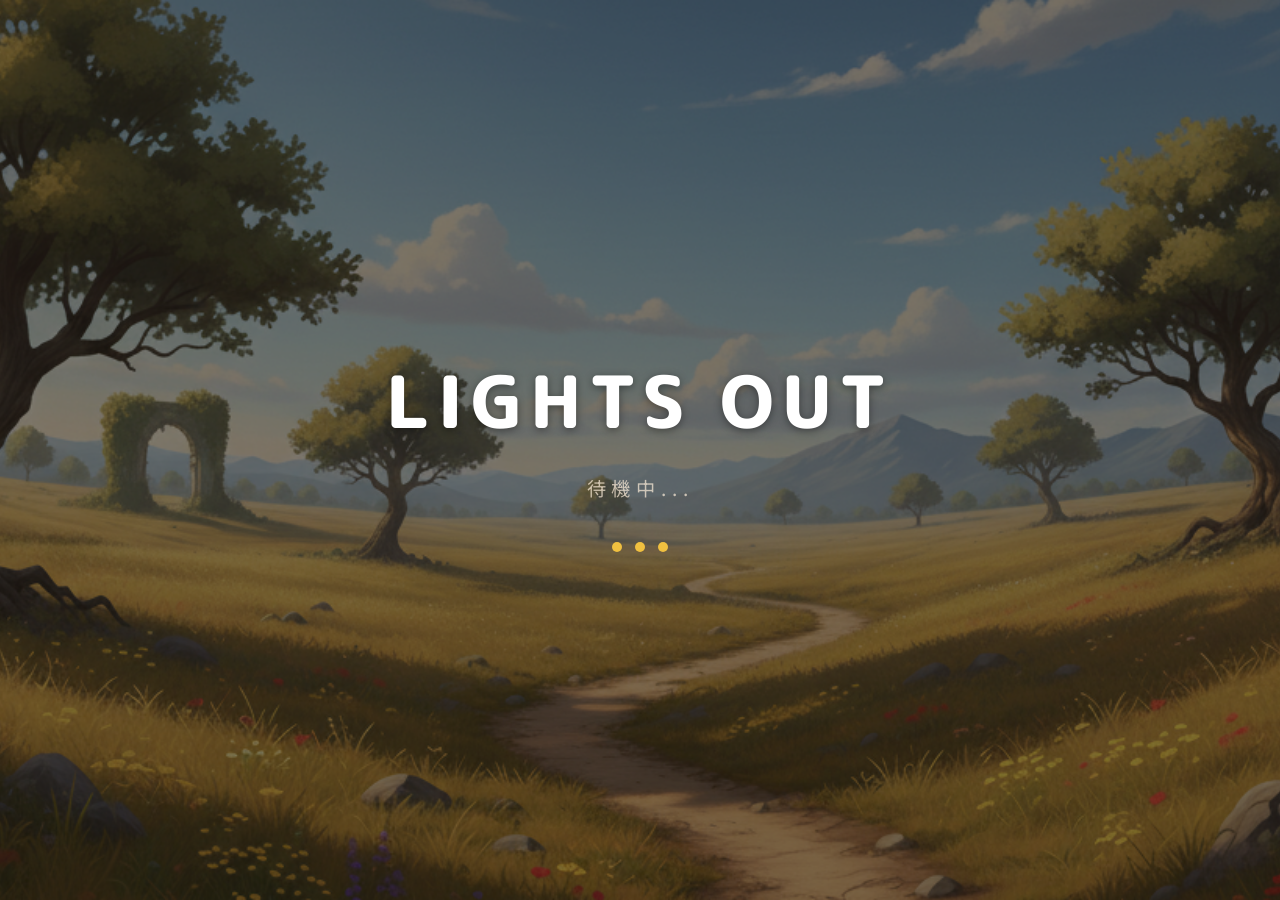
<file: mini_games/lights-out/index.html>
<!doctype html>
<html lang="ja">

<head>
  <meta charset="UTF-8" />
  <meta name="viewport" content="width=device-width, initial-scale=1.0" />
  <title>ライツアウト</title>
  <link
    href="https://fonts.googleapis.com/css2?family=M+PLUS+Rounded+1c:wght@400;700;800&family=Noto+Sans+JP:wght@400;700&display=swap"
    rel="stylesheet" />
  <style>
    * {
      margin: 0;
      padding: 0;
      box-sizing: border-box;
    }

    body {
      background-color: #2c2416;
      background-image: url("./data/background.png");
      background-size: cover;
      background-position: center;
      background-repeat: no-repeat;
      display: flex;
      justify-content: center;
      align-items: center;
      width: 100vw;
      height: 100vh;
      overflow: hidden;
      font-family: "Noto Sans JP", sans-serif;
    }

    body::before {
      content: "";
      position: fixed;
      inset: 0;
      background: rgba(20, 15, 10, 0.55);
      z-index: 0;
    }

    .screen {
      position: absolute;
      inset: 0;
      display: flex;
      flex-direction: column;
      justify-content: center;
      align-items: center;
      z-index: 1;
    }

    /* ===== START SCREEN ===== */
    .title {
      font-family: "M PLUS Rounded 1c", sans-serif;
      font-size: clamp(2.5rem, 8vw, 4.5rem);
      font-weight: 800;
      color: #fff;
      text-shadow: 0 2px 8px rgba(0, 0, 0, 0.4);
      letter-spacing: 0.1em;
    }

    .subtitle {
      font-size: clamp(0.9rem, 2.5vw, 1.2rem);
      color: rgba(255, 240, 220, 0.7);
      margin-top: 1.2rem;
      letter-spacing: 0.3em;
    }

    .waiting-dots {
      display: flex;
      gap: 0.8rem;
      margin-top: 2.5rem;
    }

    .waiting-dots span {
      width: 10px;
      height: 10px;
      border-radius: 50%;
      background: #f0c040;
      animation: dotBounce 1.4s ease-in-out infinite;
    }

    .waiting-dots span:nth-child(2) {
      animation-delay: 0.2s;
    }

    .waiting-dots span:nth-child(3) {
      animation-delay: 0.4s;
    }

    @keyframes dotBounce {

      0%,
      80%,
      100% {
        transform: scale(0.6);
        opacity: 0.4;
      }

      40% {
        transform: scale(1);
        opacity: 1;
      }
    }

    /* ===== INSTRUCTION SCREEN ===== */
    .instruction-panel {
      background: rgba(40, 35, 25, 0.85);
      backdrop-filter: blur(16px);
      border: 1px solid rgba(200, 170, 100, 0.25);
      border-radius: 20px;
      padding: clamp(1.5rem, 4vw, 2.5rem);
      max-width: min(90vw, 480px);
      width: 100%;
      box-shadow: 0 8px 32px rgba(0, 0, 0, 0.3);
    }

    .instruction-panel h2 {
      font-family: "M PLUS Rounded 1c", sans-serif;
      font-size: clamp(1.2rem, 3.5vw, 1.6rem);
      color: #f0c040;
      text-align: center;
      margin-bottom: 1.5rem;
      font-weight: 700;
    }

    .instruction-item {
      display: flex;
      align-items: flex-start;
      gap: 1rem;
      margin-bottom: 1.2rem;
      color: rgba(240, 235, 220, 0.9);
      font-size: clamp(0.85rem, 2vw, 1rem);
      line-height: 1.6;
    }

    .instruction-icon {
      font-size: 1.5rem;
      flex-shrink: 0;
      margin-top: 0.1rem;
    }

    .demo-grid {
      display: grid;
      grid-template-columns: repeat(3, 1fr);
      gap: 4px;
      width: 80px;
      margin: 1rem auto;
    }

    .demo-cell {
      width: 24px;
      height: 24px;
      border-radius: 6px;
      transition: all 0.3s;
    }

    .demo-cell.on {
      background: #f0c040;
    }

    .demo-cell.off {
      background: rgba(60, 55, 45, 0.8);
      border: 1px solid rgba(150, 130, 90, 0.2);
    }

    .instruction-note {
      text-align: center;
      color: rgba(200, 180, 140, 0.6);
      font-size: 0.85rem;
      margin-top: 1.5rem;
      font-style: italic;
    }

    /* ===== GAME SCREEN ===== */
    .game-container {
      display: flex;
      flex-direction: column;
      align-items: center;
      gap: clamp(1rem, 3vw, 1.5rem);
    }

    .game-header {
      font-family: "M PLUS Rounded 1c", sans-serif;
      font-size: clamp(1.2rem, 3vw, 1.5rem);
      color: #fff;
      font-weight: 700;
      text-shadow: 0 1px 4px rgba(0, 0, 0, 0.3);
    }

    .game-stats {
      display: flex;
      gap: 2.5rem;
      font-family: "M PLUS Rounded 1c", sans-serif;
      font-size: clamp(0.75rem, 2vw, 0.9rem);
      align-items: flex-end;
      width: 100%;
      padding-left: 20%;
    }

    .stat {
      display: flex;
      flex-direction: column;
      align-items: center;
      gap: 0.3rem;
    }

    .stat-label {
      color: rgba(200, 180, 140, 0.6);
      font-size: 0.65rem;
      letter-spacing: 0.15em;
      text-transform: uppercase;
    }

    .stat-value {
      color: #fff;
      font-weight: 700;
      font-size: clamp(1rem, 2.5vw, 1.3rem);
    }

    .grid {
      display: grid;
      grid-template-columns: repeat(5, 1fr);
      gap: clamp(6px, 1.2vw, 10px);
      padding: clamp(10px, 2.5vw, 18px);
      background: rgba(40, 35, 25, 0.7);
      backdrop-filter: blur(10px);
      border: 1px solid rgba(200, 170, 100, 0.15);
      border-radius: 18px;
      box-shadow: 0 8px 32px rgba(0, 0, 0, 0.25);
    }

    .cell {
      width: clamp(52px, 14vw, 72px);
      height: clamp(52px, 14vw, 72px);
      border-radius: 12px;
      border: none;
      cursor: pointer;
      transition: all 0.25s cubic-bezier(0.4, 0, 0.2, 1);
      position: relative;
      outline: none;
    }

    .cell.on {
      background: linear-gradient(145deg, #f7d55a, #e8a820);
      box-shadow:
        0 3px 10px rgba(230, 170, 40, 0.35),
        inset 0 1px 0 rgba(255, 255, 255, 0.35);
    }

    .cell.off {
      background: rgba(50, 45, 35, 0.85);
      border: 1px solid rgba(120, 100, 70, 0.15);
      box-shadow: inset 0 2px 4px rgba(0, 0, 0, 0.25);
    }

    .cell:hover {
      transform: scale(1.06);
      filter: brightness(1.1);
    }

    .cell:active {
      transform: scale(0.95);
    }

    .cell.flip-anim {
      animation: cellFlip 0.3s ease-out;
    }

    @keyframes cellFlip {
      0% {
        transform: scale(1);
      }

      50% {
        transform: scale(0.88) rotateY(90deg);
      }

      100% {
        transform: scale(1) rotateY(0deg);
      }
    }

    .grid-area {
      display: flex;
      flex-direction: column;
      align-items: center;
      gap: clamp(8px, 2vw, 16px);
    }

    /* ===== RESET BUTTON ===== */
    .reset-btn {
      font-family: "M PLUS Rounded 1c", sans-serif;
      font-size: clamp(0.7rem, 1.6vw, 0.8rem);
      font-weight: 700;
      color: rgba(240, 235, 220, 0.9);
      background: rgba(60, 55, 40, 0.7);
      border: 1px solid rgba(200, 170, 100, 0.25);
      border-radius: 10px;
      padding: 0.4rem 0.8rem;
      cursor: pointer;
      transition: all 0.2s ease;
      outline: none;
      margin-left: auto;
      white-space: nowrap;
    }

    .reset-btn:hover:not(:disabled) {
      background: rgba(80, 70, 50, 0.8);
      transform: scale(1.03);
    }

    .reset-btn:active:not(:disabled) {
      transform: scale(0.97);
    }

    .reset-btn:disabled {
      opacity: 0.35;
      cursor: not-allowed;
    }

    /* ===== CLEAR OVERLAY ===== */
    .clear-overlay {
      position: fixed;
      inset: 0;
      background: rgba(20, 15, 10, 0.88);
      display: none;
      justify-content: center;
      align-items: center;
      flex-direction: column;
      z-index: 100;
      animation: fadeIn 0.5s ease-out;
      pointer-events: none;
    }

    .clear-overlay.show {
      display: flex;
    }

    .clear-text {
      font-family: "M PLUS Rounded 1c", sans-serif;
      font-size: clamp(2rem, 7vw, 3.5rem);
      font-weight: 800;
      color: #fff;
      text-shadow: 0 2px 8px rgba(0, 0, 0, 0.4);
    }

    .clear-score {
      font-family: "M PLUS Rounded 1c", sans-serif;
      font-size: clamp(1rem, 3vw, 1.5rem);
      color: rgba(240, 200, 100, 0.9);
      margin-top: 1rem;
    }

    @keyframes fadeIn {
      from {
        opacity: 0;
      }

      to {
        opacity: 1;
      }
    }

    /* ===== PARTICLES (hidden) ===== */
    .particles {
      display: none;
    }
  </style>
</head>

<body>
  <!-- パーティクルエフェクト -->
  <div class="particles" id="particles"></div>

  <!-- 開始画面 -->
  <div id="start-screen" class="screen">
    <div class="title">LIGHTS OUT</div>
    <div class="subtitle">待機中...</div>
    <div class="waiting-dots"><span></span><span></span><span></span></div>
  </div>

  <!-- 説明画面 -->
  <div id="instruction-screen" class="screen" style="display: none">
    <div class="instruction-panel">
      <h2>📖 遊び方</h2>
      <div class="instruction-item">
        <span class="instruction-icon">💡</span>
        <span>セルをクリックすると、そのセルと<strong>上下左右</strong>の隣接セルの
          ON / OFF が反転します。</span>
      </div>
      <div class="demo-grid">
        <div class="demo-cell off"></div>
        <div class="demo-cell on"></div>
        <div class="demo-cell off"></div>
        <div class="demo-cell on"></div>
        <div class="demo-cell on"></div>
        <div class="demo-cell on"></div>
        <div class="demo-cell off"></div>
        <div class="demo-cell on"></div>
        <div class="demo-cell off"></div>
      </div>
      <div class="instruction-item">
        <span class="instruction-icon">🎯</span>
        <span><strong>すべてのライトを点灯</strong>させればクリア！</span>
      </div>
      <div class="instruction-item">
        <span class="instruction-icon">⭐</span>
        <span>少ない手数でクリアするほど高得点！（最大100点）</span>
      </div>
      <div class="instruction-item">
        <span class="instruction-icon">🔄</span>
        <span>パズルは<strong>5〜7手</strong>で必ず解けます！難しいと感じたらリセットで別のパズルに挑戦しよう（最大50回、1回につき-5点）</span>
      </div>
      <div class="instruction-note">まもなくゲームが始まります...</div>
    </div>
  </div>

  <!-- ゲーム画面 -->
  <div id="game-screen" class="screen" style="display: none">
    <div class="game-container">
      <div class="game-header">LIGHTS OUT</div>
      <div class="game-stats">
        <div class="stat">
          <span class="stat-label">MOVES</span>
          <span class="stat-value" id="move-count">0</span>
        </div>
        <div class="stat">
          <span class="stat-label">LIGHTS</span>
          <span class="stat-value" id="light-count">0</span>
        </div>
        <button class="reset-btn" id="reset-btn" onclick="resetPuzzle()">
          🔄 リセット（残り <span id="reset-count">50</span> 回）
        </button>
      </div>
      <div class="grid" id="grid"></div>
    </div>
  </div>

  <!-- クリアオーバーレイ -->
  <div class="clear-overlay" id="clear-overlay">
    <div class="clear-text">🎉 CLEAR!</div>
    <div class="clear-score" id="clear-score"></div>
  </div>
</body>
<script src="https://cdn.socket.io/4.7.2/socket.io.min.js"></script>
<script src="https://we2026b2.sawayuki.com/control.js"></script>

<script>
  // ===== 画面要素の取得 =====
  const startScreen = document.getElementById("start-screen");
  const instructionScreen = document.getElementById("instruction-screen");
  const gameScreen = document.getElementById("game-screen");
  const gridEl = document.getElementById("grid");
  const moveCountEl = document.getElementById("move-count");
  const lightCountEl = document.getElementById("light-count");
  const clearOverlay = document.getElementById("clear-overlay");
  const clearScoreEl = document.getElementById("clear-score");

  // ===== ゲーム状態 =====
  const GRID_SIZE = 5;
  let grid = []; // 5x5 の boolean 配列 (true = ON)
  let moves = 0;
  let points = 0;
  let cleared = false;
  let resetsLeft = 50;
  const MAX_RESETS = 50;
  let gameActive = false;

  // ===== パーティクル生成 =====
  (function createParticles() {
    const container = document.getElementById("particles");
    for (let i = 0; i < 30; i++) {
      const p = document.createElement("div");
      p.className = "particle";
      p.style.left = Math.random() * 100 + "%";
      p.style.animationDuration = 6 + Math.random() * 10 + "s";
      p.style.animationDelay = Math.random() * 8 + "s";
      p.style.width = p.style.height = 2 + Math.random() * 3 + "px";
      container.appendChild(p);
    }
  })();

  // ===== 3つの必須関数 =====

  // 説明画面を表示
  function instruction() {
    startScreen.style.display = "none";
    instructionScreen.style.display = "flex";
    gameScreen.style.display = "none";
    clearOverlay.classList.remove("show");
    console.log("[Game] 説明画面を表示");
  }

  // ゲーム開始
  function gameStart() {
    startScreen.style.display = "none";
    instructionScreen.style.display = "none";
    gameScreen.style.display = "flex";
    clearOverlay.classList.remove("show");

    // 状態初期化
    moves = 0;
    points = 0;
    cleared = false;
    gameActive = true;
    resetsLeft = MAX_RESETS;
    updateResetButton();
    moveCountEl.textContent = "0";

    // パズル生成（解けることが保証される方法）
    generateSolvablePuzzle();
    renderGrid();
    updateLightCount();

    console.log("[Game] ゲーム開始！");
  }

  // ゲーム終了 → スコアを返す
  function gameStop() {
    gameActive = false;

    // スコア計算
    if (cleared) {
      // クリア済み: 手数に応じたスコア（少ないほど高得点）
      const idealMoves = 3;
      const maxMoves = 20;
      if (moves <= idealMoves) {
        points = 100;
      } else if (moves >= maxMoves) {
        points = 50;
      } else {
        points = Math.round(
          100 - ((moves - idealMoves) / (maxMoves - idealMoves)) * 50,
        );
      }
      // リセット使用ペナルティ: 1回につき -5点
      const resetPenalty = (MAX_RESETS - resetsLeft) * 5;
      points = Math.max(points - resetPenalty, 50);
    } else {
      // 未クリア: 点灯したセルの割合に応じた部分点（最大 100 点）
      const totalCells = GRID_SIZE * GRID_SIZE;
      let lightsOn = 0;
      for (let r = 0; r < GRID_SIZE; r++) {
        for (let c = 0; c < GRID_SIZE; c++) {
          if (grid[r][c]) lightsOn++;
        }
      }
      const onRatio = lightsOn / totalCells;
      points = Math.round(onRatio * 100);
    }

    // 開始画面に戻す
    startScreen.style.display = "flex";
    instructionScreen.style.display = "none";
    gameScreen.style.display = "none";
    clearOverlay.classList.remove("show");

    console.log("[Game] ゲーム終了！ スコア:", points);
    return Math.min(points, 100);
  }

  // ===== リセット機能 =====
  const resetBtn = document.getElementById("reset-btn");
  const resetCountEl = document.getElementById("reset-count");

  function resetPuzzle() {
    if (!gameActive || cleared || resetsLeft <= 0) return;

    resetsLeft--;
    moves = 0;
    moveCountEl.textContent = "0";
    updateResetButton();

    // 新しいパズルを生成
    generateSolvablePuzzle();
    renderGrid();
    updateLightCount();

    console.log("[Game] リセット！ 残り:", resetsLeft, "回");
  }

  function updateResetButton() {
    resetCountEl.textContent = resetsLeft;
    resetBtn.disabled = resetsLeft <= 0;
  }

  // ===== パズル生成（必ず解けるパターンのみ） =====
  function generateSolvablePuzzle() {
    // ゴール状態（全 ON）からスタート
    grid = Array.from({ length: GRID_SIZE }, () =>
      Array(GRID_SIZE).fill(true),
    );

    // 全セルのリストを作成してシャッフル
    const allCells = [];
    for (let r = 0; r < GRID_SIZE; r++) {
      for (let c = 0; c < GRID_SIZE; c++) {
        allCells.push([r, c]);
      }
    }
    // Fisher-Yates シャッフル
    for (let i = allCells.length - 1; i > 0; i--) {
      const j = Math.floor(Math.random() * (i + 1));
      [allCells[i], allCells[j]] = [allCells[j], allCells[i]];
    }

    // ランダムに 5〜7 個のセルを選んでクリック操作を適用
    // 各セルは最大1回のみ → 打ち消しが起こらず、必ず解ける
    const numClicks = 5 + Math.floor(Math.random() * 3);
    for (let i = 0; i < numClicks && i < allCells.length; i++) {
      const [r, c] = allCells[i];
      toggleCell(r, c, true);
    }

    // すべて ON のままなら（偶然解が自明になった場合）中央をクリック
    let allOn = true;
    for (let r = 0; r < GRID_SIZE; r++) {
      for (let c = 0; c < GRID_SIZE; c++) {
        if (!grid[r][c]) {
          allOn = false;
          break;
        }
      }
      if (!allOn) break;
    }
    if (allOn) {
      toggleCell(2, 2, true);
    }
  }

  // ===== セル反転 =====
  function toggleCell(row, col, silent) {
    const directions = [
      [0, 0],
      [-1, 0],
      [1, 0],
      [0, -1],
      [0, 1],
    ];
    directions.forEach(([dr, dc]) => {
      const nr = row + dr;
      const nc = col + dc;
      if (nr >= 0 && nr < GRID_SIZE && nc >= 0 && nc < GRID_SIZE) {
        grid[nr][nc] = !grid[nr][nc];
      }
    });

    if (!silent) {
      moves++;
      moveCountEl.textContent = moves;
      renderGrid();
      updateLightCount();

      // アニメーション
      directions.forEach(([dr, dc]) => {
        const nr = row + dr;
        const nc = col + dc;
        if (nr >= 0 && nr < GRID_SIZE && nc >= 0 && nc < GRID_SIZE) {
          const cellEl = document.querySelector(
            `[data-row="${nr}"][data-col="${nc}"]`,
          );
          if (cellEl) {
            cellEl.classList.remove("flip-anim");
            void cellEl.offsetWidth; // reflow
            cellEl.classList.add("flip-anim");
          }
        }
      });

      // クリアチェック
      checkClear();
    }
  }

  // ===== グリッド描画 =====
  function renderGrid() {
    gridEl.innerHTML = "";
    for (let r = 0; r < GRID_SIZE; r++) {
      for (let c = 0; c < GRID_SIZE; c++) {
        const cell = document.createElement("button");
        cell.className = "cell " + (grid[r][c] ? "on" : "off");
        cell.dataset.row = r;
        cell.dataset.col = c;
        cell.addEventListener("click", () => {
          if (gameActive && !cleared) {
            toggleCell(r, c, false);
          }
        });
        gridEl.appendChild(cell);
      }
    }
  }

  // ===== ライト数更新 =====
  function updateLightCount() {
    let count = 0;
    for (let r = 0; r < GRID_SIZE; r++) {
      for (let c = 0; c < GRID_SIZE; c++) {
        if (grid[r][c]) count++;
      }
    }
    lightCountEl.textContent = count;
  }

  // ===== クリアチェック =====
  function checkClear() {
    for (let r = 0; r < GRID_SIZE; r++) {
      for (let c = 0; c < GRID_SIZE; c++) {
        if (!grid[r][c]) return; // まだ消灯中
      }
    }
    // 全点灯！
    cleared = true;

    // スコア計算（クリア時）
    const idealMoves = 3;
    const maxMoves = 20;
    if (moves <= idealMoves) {
      points = 100;
    } else if (moves >= maxMoves) {
      points = 50;
    } else {
      points = Math.round(
        100 - ((moves - idealMoves) / (maxMoves - idealMoves)) * 50,
      );
    }

    clearScoreEl.textContent = `${moves} 手 ─ ${points} 点`;
    clearOverlay.classList.add("show");
  }
</script>

<!-- サーバーとの通信用 -->

<!-- いろいろな設定用 -->

</html>
</file>
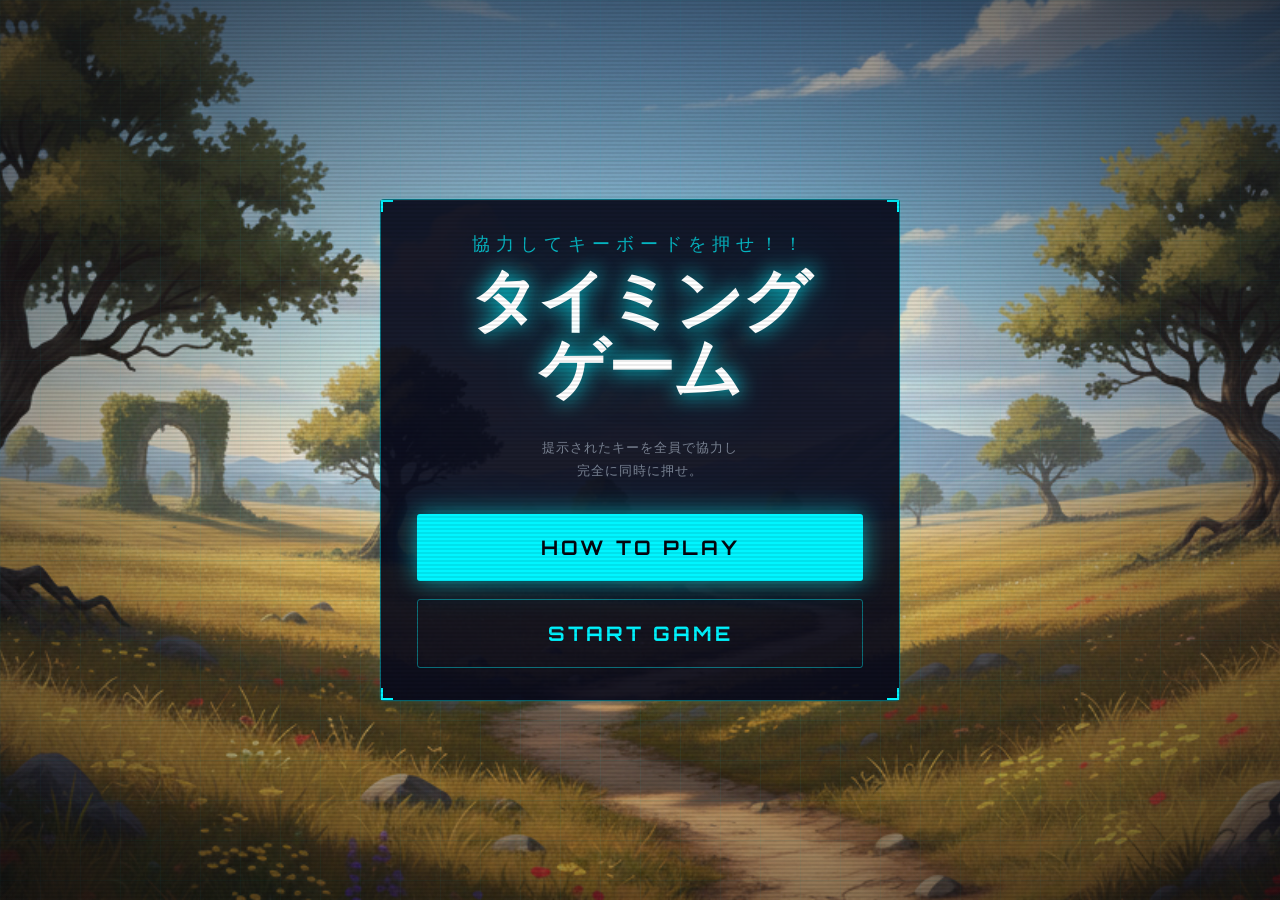
<file: mini_games/timing_game/index.html>
<!doctype html>
<html lang="ja">
  <head>
    <meta charset="UTF-8" />
    <meta name="viewport" content="width=device-width, initial-scale=1.0" />
    <title>タイミングゲーム！！</title>
    <link rel="preconnect" href="https://fonts.googleapis.com" />
    <link
      href="https://fonts.googleapis.com/css2?family=Orbitron:wght@400;700;900&family=Share+Tech+Mono&display=swap"
      rel="stylesheet"
    />
    <style>
      :root {
        --neon-cyan: #00f5ff;
        --neon-pink: #ff00aa;
        --neon-yellow: #ffe600;
        --neon-green: #00ff88;
        --dark-bg: #05060f;
        --panel-bg: rgba(8, 10, 28, 0.92);
        --border-glow: rgba(0, 245, 255, 0.4);
        --text-main: #e0f0ff;
        --grid-color: rgba(0, 245, 255, 0.06);
      }

      * {
        margin: 0;
        padding: 0;
        box-sizing: border-box;
      }

      body {
        background-color: var(--dark-bg);
        background-image: url("./data/background.png");
        background-size: cover;
        background-position: center;
        background-repeat: no-repeat;
        display: flex;
        justify-content: center;
        align-items: center;
        width: 100vw;
        height: 100vh;
        overflow: hidden;
        font-family: "Share Tech Mono", monospace;
      }

      /* グリッドオーバーレイ */
      body::before {
        content: "";
        position: fixed;
        inset: 0;
        background-image:
          linear-gradient(var(--grid-color) 1px, transparent 1px),
          linear-gradient(90deg, var(--grid-color) 1px, transparent 1px);
        background-size: 40px 40px;
        pointer-events: none;
        z-index: 0;
      }

      /* 暗いオーバーレイ */
      body::after {
        content: "";
        position: fixed;
        inset: 0;
        background: radial-gradient(
          ellipse at center,
          transparent 30%,
          rgba(5, 6, 15, 0.7) 100%
        );
        pointer-events: none;
        z-index: 0;
      }

      .screen {
        position: relative;
        z-index: 1;
        width: min(520px, 94vw);
        flex-direction: column;
        align-items: center;
        gap: 0;
      }

      /* ============ パネル共通 ============ */
      .panel {
        width: 100%;
        background: var(--panel-bg);
        border: 1px solid var(--border-glow);
        border-radius: 4px;
        box-shadow:
          0 0 0 1px rgba(0, 245, 255, 0.08),
          0 0 30px rgba(0, 245, 255, 0.08),
          inset 0 1px 0 rgba(255, 255, 255, 0.05);
        padding: 32px 36px;
      }

      /* ============ 開始画面 ============ */
      #start-screen {
        display: flex;
      }

      .logo-area {
        text-align: center;
        margin-bottom: 36px;
      }

      .logo-sub {
        font-size: 18px;
        letter-spacing: 6px;
        color: var(--neon-cyan);
        opacity: 0.7;
        text-transform: uppercase;
        margin-bottom: 8px;
      }

      .logo-title {
        font-family: "Orbitron", sans-serif;
        font-size: clamp(42px, 10vw, 68px);
        font-weight: 900;
        letter-spacing: -2px;
        color: #fff;
        line-height: 1;
        text-shadow:
          0 0 20px var(--neon-cyan),
          0 0 60px rgba(0, 245, 255, 0.3);
        text-align: center;
        margin: 0 auto;
        display: inline-block;
        text-align: center;
      }

      .logo-title span {
        color: var(--neon-cyan);
      }

      .logo-slash {
        color: var(--neon-pink);
        text-shadow: 0 0 20px var(--neon-pink);
      }

      .start-desc {
        text-align: center;
        font-size: 13px;
        color: rgba(224, 240, 255, 0.5);
        line-height: 1.8;
        margin-bottom: 32px;
        letter-spacing: 1px;
      }

      .btn-group {
        display: flex;
        flex-direction: column;
        gap: 18px;
      }

      .btn {
        display: block;
        width: 100%;
        padding: 21px 36px;
        font-family: "Orbitron", sans-serif;
        font-size: 20px;
        font-weight: 700;
        letter-spacing: 3px;
        text-transform: uppercase;
        cursor: pointer;
        border-radius: 3px;
        border: none;
        position: relative;
        overflow: hidden;
        transition: all 0.2s;
      }

      .btn::before {
        content: "";
        position: absolute;
        inset: 0;
        opacity: 0;
        transition: opacity 0.2s;
      }

      .btn:hover::before {
        opacity: 1;
      }

      .btn:active {
        transform: scale(0.98);
      }

      .btn-primary {
        background: var(--neon-cyan);
        color: var(--dark-bg);
        box-shadow:
          0 0 20px rgba(0, 245, 255, 0.5),
          0 0 40px rgba(0, 245, 255, 0.2);
      }

      .btn-primary::before {
        background: rgba(255, 255, 255, 0.15);
      }

      .btn-primary:hover {
        box-shadow:
          0 0 30px rgba(0, 245, 255, 0.7),
          0 0 60px rgba(0, 245, 255, 0.3);
      }

      .btn-secondary {
        background: transparent;
        color: var(--neon-cyan);
        border: 1px solid rgba(0, 245, 255, 0.4);
      }

      .btn-secondary::before {
        background: rgba(0, 245, 255, 0.08);
      }

      .btn-secondary:hover {
        border-color: var(--neon-cyan);
      }

      /* ============ 説明画面 ============ */
      #instruction-screen {
        display: none;
      }

      .inst-header {
        display: flex;
        align-items: center;
        gap: 12px;
        margin-bottom: 42px;
        padding-bottom: 16px;
        border-bottom: 1px solid rgba(0, 245, 255, 0.15);
      }

      .inst-tag {
        font-family: "Orbitron", sans-serif;
        font-size: 15px;
        font-weight: 700;
        letter-spacing: 3px;
        color: var(--dark-bg);
        background: var(--neon-cyan);
        padding: 3px 8px;
        border-radius: 2px;
      }

      .inst-title {
        font-family: "Orbitron", sans-serif;
        font-size: 24px;
        font-weight: 700;
        color: var(--text-main);
        letter-spacing: 2px;
      }

      .inst-list {
        display: flex;
        flex-direction: column;
        gap: 15px;
        margin-bottom: 42px;
      }

      .inst-item {
        display: flex;
        gap: 16px;
        align-items: flex-start;
        padding: 27px 36px;
        background: rgba(0, 245, 255, 0.04);
        border-left: 2px solid rgba(0, 245, 255, 0.3);
        border-radius: 0 3px 3px 0;
      }

      .inst-num {
        font-family: "Orbitron", sans-serif;
        font-size: 23px;
        font-weight: 900;
        color: var(--neon-cyan);
        opacity: 0.7;
        min-width: 30px;
        padding-top: 1px;
      }

      .inst-text {
        font-size: 20px;
        color: rgba(224, 240, 255, 0.8);
        line-height: 1.6;
        letter-spacing: 0.5px;
      }

      .inst-text strong {
        color: var(--neon-yellow);
        font-weight: bold;
      }

      .inst-text strong {
        color: var(--neon-yellow);
      }

      .score-table {
        width: 100%;
        border-collapse: collapse;
        font-size: 12px;
        margin-bottom: 24px;
      }

      .score-table th {
        padding: 8px 12px;
        text-align: left;
        font-family: "Orbitron", sans-serif;
        font-size: 9px;
        letter-spacing: 2px;
        color: var(--neon-cyan);
        opacity: 0.6;
        border-bottom: 1px solid rgba(0, 245, 255, 0.15);
      }

      .score-table td {
        padding: 8px 12px;
        color: rgba(224, 240, 255, 0.75);
        border-bottom: 1px solid rgba(255, 255, 255, 0.04);
      }

      .score-table tr:last-child td {
        border-bottom: none;
      }

      .score-perfect {
        color: var(--neon-cyan) !important;
        font-weight: bold;
      }

      .score-good {
        color: var(--neon-green) !important;
        font-weight: bold;
      }

      .score-miss {
        color: var(--neon-yellow) !important;
      }

      .score-wrong {
        color: var(--neon-pink) !important;
      }

      /* ============ ゲーム画面 ============ */
      #game-screen {
        display: none;
      }

      /* ヘッダー */
      .game-header {
        display: flex;
        justify-content: space-between;
        align-items: center;
        padding: 0 0 20px 0;
        width: 100%;
        border-bottom: 1px solid rgba(0, 245, 255, 0.12);
        margin-bottom: 24px;
      }

      .hud-block {
        text-align: center;
      }

      .hud-label {
        font-size: 9px;
        letter-spacing: 3px;
        color: rgba(0, 245, 255, 0.5);
        text-transform: uppercase;
        margin-bottom: 2px;
      }

      .hud-value {
        font-family: "Orbitron", sans-serif;
        font-size: 22px;
        font-weight: 900;
        color: var(--text-main);
      }

      .hud-round-dots {
        display: flex;
        gap: 8px;
        justify-content: center;
        margin-top: 4px;
      }

      .round-dot {
        width: 8px;
        height: 8px;
        border-radius: 50%;
        border: 1px solid rgba(0, 245, 255, 0.3);
        background: transparent;
        transition: all 0.3s;
      }

      .round-dot.done {
        background: var(--neon-cyan);
        border-color: var(--neon-cyan);
        box-shadow: 0 0 8px var(--neon-cyan);
      }

      .round-dot.current {
        border-color: var(--neon-yellow);
        box-shadow: 0 0 8px var(--neon-yellow);
        animation: pulseDot 0.8s ease-in-out infinite alternate;
      }

      @keyframes pulseDot {
        from {
          box-shadow: 0 0 4px var(--neon-yellow);
        }

        to {
          box-shadow:
            0 0 12px var(--neon-yellow),
            0 0 20px rgba(255, 230, 0, 0.3);
        }
      }

      /* フェーズ表示エリア */
      .phase-area {
        min-height: 180px;
        display: flex;
        flex-direction: column;
        align-items: center;
        justify-content: center;
        margin-bottom: 24px;
        position: relative;
      }

      .phase-label {
        font-size: 10px;
        letter-spacing: 4px;
        color: rgba(0, 245, 255, 0.45);
        text-transform: uppercase;
        margin-bottom: 16px;
      }

      /* キー表示 */
      .keys-display {
        display: flex;
        gap: 12px;
        justify-content: center;
        flex-wrap: wrap;
      }

      .key-chip {
        font-family: "Orbitron", sans-serif;
        font-size: 28px;
        font-weight: 900;
        width: 64px;
        height: 64px;
        display: flex;
        align-items: center;
        justify-content: center;
        border: 2px solid var(--neon-cyan);
        border-radius: 6px;
        color: var(--neon-cyan);
        background: rgba(0, 245, 255, 0.06);
        box-shadow:
          0 0 16px rgba(0, 245, 255, 0.25),
          inset 0 0 16px rgba(0, 245, 255, 0.05);
        text-transform: uppercase;
        animation: keyAppear 0.3s cubic-bezier(0.34, 1.56, 0.64, 1);
      }

      @keyframes keyAppear {
        from {
          transform: scale(0.5);
          opacity: 0;
        }

        to {
          transform: scale(1);
          opacity: 1;
        }
      }

      .key-chip.pressed {
        background: rgba(0, 245, 255, 0.25);
        box-shadow: 0 0 24px rgba(0, 245, 255, 0.6);
      }

      /* 結果表示 */
      .result-badge {
        font-family: "Orbitron", sans-serif;
        font-size: 52px;
        font-weight: 900;
        letter-spacing: -2px;
        animation: resultPop 0.4s cubic-bezier(0.34, 1.56, 0.64, 1);
      }

      @keyframes resultPop {
        from {
          transform: scale(0.3) rotate(-5deg);
          opacity: 0;
        }

        to {
          transform: scale(1) rotate(0deg);
          opacity: 1;
        }
      }

      .result-badge.perfect {
        color: var(--neon-cyan);
        text-shadow:
          0 0 20px var(--neon-cyan),
          0 0 60px rgba(0, 245, 255, 0.5);
      }

      .result-badge.good {
        color: var(--neon-green);
        text-shadow:
          0 0 20px var(--neon-green),
          0 0 60px rgba(0, 255, 136, 0.5);
      }

      .result-badge.miss {
        color: var(--neon-yellow);
        text-shadow: 0 0 20px var(--neon-yellow);
      }

      .result-badge.wrong {
        color: var(--neon-pink);
        text-shadow: 0 0 20px var(--neon-pink);
      }

      .result-sub {
        font-size: 12px;
        color: rgba(224, 240, 255, 0.5);
        margin-top: 8px;
        letter-spacing: 2px;
      }

      /* ============ タイミングバー ============ */
      .timing-area {
        width: 100%;
      }

      .timing-label-row {
        display: flex;
        justify-content: space-between;
        align-items: center;
        margin-bottom: 10px;
      }

      .timing-label {
        font-size: 9px;
        letter-spacing: 3px;
        color: rgba(0, 245, 255, 0.4);
        text-transform: uppercase;
      }

      .timing-hint {
        font-size: 11px;
        color: var(--neon-yellow);
        animation: blink 0.5s step-end infinite;
      }

      @keyframes blink {
        50% {
          opacity: 0;
        }
      }

      .timing-track {
        position: relative;
        height: 48px;
        background: rgba(0, 245, 255, 0.04);
        border: 1px solid rgba(0, 245, 255, 0.18);
        border-radius: 4px;
        overflow: hidden;
      }

      /* ゾーンハイライト */
      .timing-zone {
        position: absolute;
        top: 0;
        bottom: 0;
        background: rgba(0, 245, 255, 0.08);
        border-left: 1px dashed rgba(0, 245, 255, 0.25);
        border-right: 1px dashed rgba(0, 245, 255, 0.25);
        left: 40%;
        width: 20%;
        display: flex;
        align-items: center;
        justify-content: center;
      }

      .timing-zone-label {
        font-size: 9px;
        color: rgba(0, 245, 255, 0.4);
        letter-spacing: 1px;
      }

      /* スライダー */
      .timing-slider {
        position: absolute;
        top: 6px;
        bottom: 6px;
        width: 6px;
        background: var(--neon-cyan);
        border-radius: 3px;
        box-shadow:
          0 0 12px var(--neon-cyan),
          0 0 24px rgba(0, 245, 255, 0.4);
        left: 0%;
        transform: translateX(-50%);
        transition: none;
      }

      .timing-slider::before {
        content: "▼";
        position: absolute;
        top: -18px;
        left: 50%;
        transform: translateX(-50%);
        font-size: 10px;
        color: var(--neon-cyan);
      }

      /* プレスキー表示エリア */
      .pressed-keys-area {
        margin-top: 14px;
        min-height: 32px;
        display: flex;
        gap: 6px;
        flex-wrap: wrap;
        justify-content: center;
      }

      .pressed-key-chip {
        font-family: "Orbitron", sans-serif;
        font-size: 11px;
        font-weight: 700;
        padding: 4px 10px;
        border-radius: 3px;
        text-transform: uppercase;
        animation: chipPop 0.15s cubic-bezier(0.34, 1.56, 0.64, 1);
      }

      @keyframes chipPop {
        from {
          transform: scale(0.6);
        }

        to {
          transform: scale(1);
        }
      }

      .pressed-key-chip.correct {
        background: rgba(0, 245, 255, 0.15);
        border: 1px solid var(--neon-cyan);
        color: var(--neon-cyan);
      }

      .pressed-key-chip.wrong {
        background: rgba(255, 0, 170, 0.15);
        border: 1px solid var(--neon-pink);
        color: var(--neon-pink);
      }

      /* 待機メッセージ */
      .wait-message {
        font-family: "Orbitron", sans-serif;
        font-size: 14px;
        letter-spacing: 4px;
        color: rgba(0, 245, 255, 0.4);
        animation: breathe 1.5s ease-in-out infinite alternate;
      }

      @keyframes breathe {
        from {
          opacity: 0.3;
        }

        to {
          opacity: 0.8;
        }
      }

      /* スキャンライン */
      .scanline {
        position: fixed;
        inset: 0;
        background: repeating-linear-gradient(
          0deg,
          transparent,
          transparent 2px,
          rgba(0, 0, 0, 0.08) 2px,
          rgba(0, 0, 0, 0.08) 4px
        );
        pointer-events: none;
        z-index: 100;
      }

      /* コーナーデコ */
      .corner-deco {
        position: absolute;
        width: 12px;
        height: 12px;
      }

      .corner-deco.tl {
        top: 0;
        left: 0;
        border-top: 2px solid var(--neon-cyan);
        border-left: 2px solid var(--neon-cyan);
      }

      .corner-deco.tr {
        top: 0;
        right: 0;
        border-top: 2px solid var(--neon-cyan);
        border-right: 2px solid var(--neon-cyan);
      }

      .corner-deco.bl {
        bottom: 0;
        left: 0;
        border-bottom: 2px solid var(--neon-cyan);
        border-left: 2px solid var(--neon-cyan);
      }

      .corner-deco.br {
        bottom: 0;
        right: 0;
        border-bottom: 2px solid var(--neon-cyan);
        border-right: 2px solid var(--neon-cyan);
      }
    </style>
  </head>

  <body>
    <div class="scanline"></div>

    <!-- 開始画面 -->
    <div id="start-screen" class="screen">
      <div class="panel" style="position: relative">
        <div class="corner-deco tl"></div>
        <div class="corner-deco tr"></div>
        <div class="corner-deco bl"></div>
        <div class="corner-deco br"></div>

        <div class="logo-area">
          <div class="logo-sub">協力してキーボードを押せ！！</div>
          <div class="logo-title">タイミング<br />ゲーム</div>
        </div>

        <div class="start-desc">
          提示されたキーを全員で協力し<br />
          完全に同時に押せ。
        </div>

        <div class="btn-group">
          <button class="btn btn-primary" onclick="instruction()">
            HOW TO PLAY
          </button>
          <button class="btn btn-secondary" onclick="gameStart()">
            START GAME
          </button>
        </div>
      </div>
    </div>

    <!-- 説明画面 -->
    <div id="instruction-screen" class="screen">
      <div class="panel" style="position: relative">
        <div class="corner-deco tl"></div>
        <div class="corner-deco tr"></div>
        <div class="corner-deco bl"></div>
        <div class="corner-deco br"></div>

        <div class="inst-header">
          <span class="inst-tag">MANUAL</span>
          <span class="inst-title">ゲームルール</span>
        </div>

        <div class="inst-list">
          <div class="inst-item">
            <div class="inst-num">01</div>
            <div class="inst-text">ランダムに<strong>キーが出る</strong></div>
          </div>
          <div class="inst-item">
            <div class="inst-num">02</div>
            <div class="inst-text">
              キーが消えた後に<strong>バーが動く</strong>
            </div>
          </div>
          <div class="inst-item">
            <div class="inst-num">03</div>
            <div class="inst-text">
              <strong>全員で</strong
              >キーを<strong>タイミングよく</strong>おせ！！
            </div>
          </div>
        </div>

        <div class="btn-group">
          <button class="btn btn-primary" onclick="gameStart()">
            START GAME
          </button>
          <button class="btn btn-secondary" onclick="backToStart()">
            ← BACK
          </button>
        </div>
      </div>
    </div>

    <!-- ゲーム画面 -->
    <div id="game-screen" class="screen">
      <div class="panel" style="position: relative; padding: 24px 28px">
        <div class="corner-deco tl"></div>
        <div class="corner-deco tr"></div>
        <div class="corner-deco bl"></div>
        <div class="corner-deco br"></div>

        <!-- ヘッダー -->
        <div class="game-header">
          <div class="hud-block">
            <div class="hud-label">SCORE</div>
            <div class="hud-value" id="score-display">000</div>
          </div>
          <div class="hud-block">
            <div class="hud-label">ROUND</div>
            <div class="hud-round-dots">
              <div class="round-dot" id="dot-1"></div>
              <div class="round-dot" id="dot-2"></div>
              <div class="round-dot" id="dot-3"></div>
              <div class="round-dot" id="dot-4"></div>
              <div class="round-dot" id="dot-5"></div>
              <div class="round-dot" id="dot-6"></div>
              <div class="round-dot" id="dot-7"></div>
            </div>
          </div>
          <div class="hud-block">
            <div class="hud-label">PHASE</div>
            <div
              class="hud-value"
              id="phase-display"
              style="font-size: 13px; letter-spacing: 2px"
            >
              ---
            </div>
          </div>
        </div>

        <!-- フェーズエリア -->
        <div class="phase-area">
          <div class="phase-label" id="phase-label-text">INITIALIZING</div>
          <div class="keys-display" id="keys-display">
            <div class="wait-message" id="wait-msg">READY</div>
          </div>
          <div
            id="result-area"
            style="display: none; flex-direction: column; align-items: center"
          >
            <div class="result-badge" id="result-badge">PERFECT</div>
            <div class="result-sub" id="result-sub">+35 pts</div>
          </div>
        </div>

        <!-- タイミングバー -->
        <div class="timing-area">
          <div class="timing-label-row">
            <span class="timing-label">TIMING BAR</span>
            <span class="timing-hint" id="timing-hint" style="display: none"
              >PRESS NOW !</span
            >
          </div>
          <div class="timing-track">
            <div class="timing-zone">
              <span class="timing-zone-label">ZONE</span>
            </div>
            <div class="timing-slider" id="timing-slider"></div>
          </div>
          <div class="pressed-keys-area" id="pressed-keys-area"></div>
        </div>
      </div>
    </div>

    <style>
      /* ゲームフラッシュ */
      @keyframes flashScreen {
        0%,
        100% {
          opacity: 1;
        }

        50% {
          opacity: 0.7;
        }
      }

      .flash {
        animation: flashScreen 0.1s;
      }
    </style>

    <script>
      // === 要素取得 ===
      const startScreen = document.getElementById("start-screen");
      const instructionScreen = document.getElementById("instruction-screen");
      const gameScreen = document.getElementById("game-screen");

      // === ゲーム状態 ===
      let currentRound = 0;
      const maxRounds = 7;
      let targetKeys = [];
      let pressedKeys = [];
      let pressTimes = {};
      let totalScore = 0;
      let isPlaying = false;
      let phase = "idle"; // idle | show | hide | timing | result | end
      let timingStart = 0;
      let timingDuration = 2500;
      let timingAnimId = null;
      let phaseTimer = null;

      // === 画面切り替え ===
      function showScreen(screen) {
        startScreen.style.display = "none";
        instructionScreen.style.display = "none";
        gameScreen.style.display = "none";
        screen.style.display = "flex";
      }

      function backToStart() {
        showScreen(startScreen);
      }

      function instruction() {
        showScreen(instructionScreen);
        console.log("[Game] 説明画面を表示");
      }

      // === ゲーム開始 ===
      function gameStart() {
        isPlaying = true;
        totalScore = 0;
        currentRound = 0;

        showScreen(gameScreen);
        updateScoreDisplay();
        updateDots();

        clearTimeout(phaseTimer);
        cancelAnimationFrame(timingAnimId);

        phaseTimer = setTimeout(nextRound, 600);
        console.log("[Game] ゲーム開始！");
      }

      // === 次ラウンド ===
      function nextRound() {
        if (!isPlaying) return;
        if (currentRound >= maxRounds) {
          endGame();
          return;
        }

        currentRound++;
        pressedKeys = [];
        pressTimes = {};

        updateDots();
        setPhaseDisplay("MEMORIZE");

        // キー生成（3〜6個）
        const allKeys = "abcdefghijklmnopqrstuvwxyz".split("");
        const count = Math.floor(Math.random() * 4) + 3;
        targetKeys = shuffleArray(allKeys).slice(0, count);

        // show フェーズ
        phase = "show";
        showKeysPhase();
      }

      function shuffleArray(arr) {
        const a = [...arr];
        for (let i = a.length - 1; i > 0; i--) {
          const j = Math.floor(Math.random() * (i + 1));
          [a[i], a[j]] = [a[j], a[i]];
        }
        return a;
      }

      // === フェーズ: キー表示 ===
      function showKeysPhase() {
        const resultArea = getEl("result-area");
        if (resultArea) resultArea.style.display = "none";

        const waitMsg = getEl("wait-msg");
        if (waitMsg) waitMsg.style.display = "none";

        const timingHint = getEl("timing-hint");
        if (timingHint) timingHint.style.display = "none";

        const pressedArea = getEl("pressed-keys-area");
        if (pressedArea) pressedArea.innerHTML = "";

        const kd = getEl("keys-display");
        if (!kd) return;
        kd.innerHTML = "";
        kd.style.display = "flex";

        targetKeys.forEach((k, i) => {
          const chip = document.createElement("div");
          chip.className = "key-chip";
          chip.textContent = k.toUpperCase();
          chip.style.animationDelay = `${i * 60}ms`;
          kd.appendChild(chip);
        });

        const phaseLabel = getEl("phase-label-text");
        if (phaseLabel) {
          phaseLabel.textContent = `ROUND ${currentRound} — MEMORIZE KEYS`;
        }

        // 2秒後: 非表示フェーズ
        phaseTimer = setTimeout(hidePhase, 2000);
      }

      // === フェーズ: 非表示 ===
      function hidePhase() {
        phase = "hide";
        const keysDisplay = getEl("keys-display");
        if (keysDisplay) {
          keysDisplay.innerHTML = "";
          keysDisplay.style.display = "none";

          // wait-msg を再作成
          const wm = document.createElement("div");
          wm.className = "wait-message";
          wm.id = "wait-msg";
          wm.textContent = "READY...";
          keysDisplay.appendChild(wm);
        }

        setPhaseDisplay("STANDBY");
        const phaseLabelReady = getEl("phase-label-text");
        if (phaseLabelReady) {
          phaseLabelReady.textContent = "GET READY";
        }

        // 1秒後: タイミングフェーズ
        phaseTimer = setTimeout(startTimingPhase, 1000);
      }

      // === フェーズ: タイミング ===
      function startTimingPhase() {
        console.log("[Game] startTimingPhase -> timing bar start");
        phase = "timing";
        pressedKeys = [];
        pressTimes = {};

        // バー位置を毎ラウンドリセット
        const slider = getEl("timing-slider");
        if (slider) {
          slider.style.left = "0%";
        }

        const wm = getEl("wait-msg");
        if (wm) {
          wm.textContent = "PRESS!";
        }
        const timingHint = getEl("timing-hint");
        if (timingHint) {
          timingHint.style.display = "block";
        }
        setPhaseDisplay("INPUT");
        const phaseLabelText = getEl("phase-label-text");
        if (phaseLabelText) {
          phaseLabelText.textContent = `PRESS KEYS: ${targetKeys.map((k) => k.toUpperCase()).join(" + ")}`;
        }

        timingStart = Date.now();
        animateBar();

        // 2.5秒後: タイムアウト
        phaseTimer = setTimeout(() => {
          if (phase === "timing") {
            endTimingPhase(true);
          }
        }, timingDuration);
      }

      function animateBar() {
        const slider = getEl("timing-slider");
        if (!slider) return;
        function frame() {
          if (phase !== "timing") return;
          const elapsed = Date.now() - timingStart;
          const progress = Math.min((elapsed / timingDuration) * 100, 100);
          slider.style.left = progress + "%";
          console.log(`[Game] animateBar: ${progress.toFixed(1)}%`);

          if (progress >= 100) {
            timingAnimId = null;
            // タイムアウトで自動判定
            if (phase === "timing") {
              endTimingPhase(true);
            }
            return;
          }
          timingAnimId = requestAnimationFrame(frame);
        }
        timingAnimId = requestAnimationFrame(frame);
      }

      // === フェーズ: 入力終了 ===
      function endTimingPhase(timeout = false) {
        if (timingAnimId) {
          cancelAnimationFrame(timingAnimId);
          timingAnimId = null;
        }
        clearTimeout(phaseTimer);
        phase = "result";

        // 結果表示までバーを最後まで動かす
        if (timeout) {
          const slider = getEl("timing-slider");
          if (slider) {
            slider.style.left = "100%";
          }
        }

        const hint = getEl("timing-hint");
        if (hint) hint.style.display = "none";
        const waitMsg = getEl("wait-msg");
        if (waitMsg) waitMsg.style.display = "none";

        const roundScore = calcRoundScore(timeout);
        totalScore += roundScore;
        updateScoreDisplay();

        showRoundResult(roundScore, timeout);

        phaseTimer = setTimeout(() => {
          phase = "idle";
          nextRound();
        }, 1500);
      }

      // === スコア計算 ===
      function calcRoundScore(timeout) {
        // 正誤判定
        const pressedSet = new Set(pressedKeys.map((k) => k.toLowerCase()));
        const targetSet = new Set(targetKeys.map((k) => k.toLowerCase()));

        const isCorrect =
          pressedSet.size === targetSet.size &&
          [...targetSet].every((k) => pressedSet.has(k));

        if (!isCorrect && pressedSet.size > 0) return 0; // WRONG
        if (timeout && pressedSet.size === 0) return 4; // MISS

        const times = Object.values(pressTimes);
        if (times.length < 2) {
          // 1人だけの場合
          if (isCorrect) return 15;
          return 4;
        }

        const diff = Math.max(...times) - Math.min(...times);
        if (diff < 100) return 15; // PERFECT
        if (diff < 300) return 10; // GOOD
        return 4; // MISS
      }

      function getRating(roundScore, timeout) {
        if (roundScore === 35) return "perfect";
        if (roundScore === 25) return "good";
        if (roundScore === 0) return "wrong";
        return "miss";
      }

      function getRatingLabel(roundScore) {
        if (roundScore === 15) return "PERFECT";
        if (roundScore === 10) return "GOOD";
        if (roundScore === 0) return "WRONG";
        return "MISS";
      }

      function showRoundResult(roundScore, timeout) {
        setPhaseDisplay("RESULT");
        const phaseLabelResult = getEl("phase-label-text");
        if (phaseLabelResult) phaseLabelResult.textContent = "RESULT";

        const keysDisplayResult = getEl("keys-display");
        if (keysDisplayResult) keysDisplayResult.style.display = "none";

        const ra = getEl("result-area");
        if (ra) ra.style.display = "flex";

        const badge = getEl("result-badge");
        const sub = getEl("result-sub");

        if (badge) {
          const rating = getRating(roundScore, timeout);
          badge.className = `result-badge ${rating}`;
          badge.textContent = getRatingLabel(roundScore);
        }
        if (sub) {
          sub.textContent = roundScore > 0 ? `+${roundScore} pts` : "NO SCORE";
        }

        // 押されたキー表示
        const pka = getEl("pressed-keys-area");
        if (pka) {
          pka.innerHTML = "";
          const targetSet = new Set(targetKeys.map((k) => k.toLowerCase()));
          pressedKeys.forEach((k) => {
            const chip = document.createElement("span");
            chip.className = `pressed-key-chip ${targetSet.has(k.toLowerCase()) ? "correct" : "wrong"}`;
            chip.textContent = k.toUpperCase();
            pka.appendChild(chip);
          });
        }
      }

      // === ゲーム終了 ===
      function endGame() {
        phase = "end";
        setPhaseDisplay("FINAL");
        const phaseLabelMid = getEl("phase-label-text");
        if (phaseLabelMid) {
          phaseLabelMid.textContent = "GAME COMPLETE";
        }

        const resultArea = getEl("result-area");
        if (resultArea) resultArea.style.display = "flex";

        const badge = getEl("result-badge");
        const sub = getEl("result-sub");

        if (badge) {
          badge.className = `result-badge ${totalScore >= 90 ? "perfect" : totalScore >= 60 ? "good" : "miss"}`;
          badge.textContent = `${totalScore}`;
        }
        if (sub) {
          sub.textContent = "TOTAL SCORE";
        }

        const keysDisplayEnd = getEl("keys-display");
        if (keysDisplayEnd) keysDisplayEnd.style.display = "none";
        const timingHintEnd = getEl("timing-hint");
        if (timingHintEnd) timingHintEnd.style.display = "none";
        const waitMsgEnd = getEl("wait-msg");
        if (waitMsgEnd) waitMsgEnd.style.display = "none";
        const timingSliderEnd = getEl("timing-slider");
        if (timingSliderEnd) timingSliderEnd.style.left = "0%";

        // ゲーム終了時に状態リセット (次のゲームで UI が動かない問題を回避)
        isPlaying = false;
      }

      function updateScoreDisplay() {
        const scoreEl = getEl("score-display");
        if (scoreEl) {
          scoreEl.textContent = String(totalScore).padStart(3, "0");
        }
      }

      function updateDots() {
        for (let i = 1; i <= 7; i++) {
          const dot = getEl(`dot-${i}`);
          if (!dot) continue;
          dot.className = "round-dot";
          if (i < currentRound) dot.classList.add("done");
          else if (i === currentRound) dot.classList.add("current");
        }
      }

      function setPhaseDisplay(text) {
        const phaseEl = getEl("phase-display");
        if (phaseEl) {
          phaseEl.textContent = text;
        }
      }

      function getEl(id) {
        const el = document.getElementById(id);
        if (!el) {
          console.warn(`[Game] ${id} 要素が見つかりません。`);
        }
        return el;
      }

      // === キー入力 ===
      document.addEventListener("keydown", (e) => {
        if (!isPlaying) return;
        if (phase !== "timing") return;

        const key = e.key.toLowerCase();
        if (key.length !== 1 || !/[a-z]/.test(key)) return;

        if (!pressTimes[key]) {
          pressTimes[key] = Date.now();
          pressedKeys.push(key);

          // リアルタイムでキー表示
          const pka = getEl("pressed-keys-area");
          if (pka) {
            const targetSet = new Set(targetKeys.map((k) => k.toLowerCase()));
            const chip = document.createElement("span");
            chip.className = `pressed-key-chip ${targetSet.has(key) ? "correct" : "wrong"}`;
            chip.textContent = key.toUpperCase();
            pka.appendChild(chip);
          }
        }

        // 全ターゲットが押されたら終了
        const pressedSet = new Set(pressedKeys.map((k) => k.toLowerCase()));
        const targetSet = new Set(targetKeys.map((k) => k.toLowerCase()));
        if ([...targetSet].every((k) => pressedSet.has(k))) {
          endTimingPhase(false);
        }
      });

      // === gameStop (サーバーから呼ばれる) ===
      function gameStop() {
        isPlaying = false;
        clearTimeout(phaseTimer);
        cancelAnimationFrame(timingAnimId);
        return Math.min(totalScore, 100);
      }
    </script>

    <script src="https://cdn.socket.io/4.7.2/socket.io.min.js"></script>
    <script src="https://we2026b2.sawayuki.com/control.js" defer></script>
  </body>
</html>
</file>
<file: mini_games/aha/style.css>
.moji{
color:black;
font-size :15px;
font-family: fantasy;
}
.card {
    background: rgba(255, 255, 255, 0.95);
    padding: 40px 60px;
    border-radius: 20px;
    box-shadow: 0 10px 40px rgba(0, 0, 0, 0.2);
    max-width: 500px;
}

#potions {
    position: absolute;
    bottom: 20px;
    left: 50%;
    transform: translateX(-50%);
    display: flex;
    flex-wrap: wrap;
    justify-content: center;
}
#potions img {
    width: 80px;
    height: 80px;
    margin: 5px;
}
</file>
